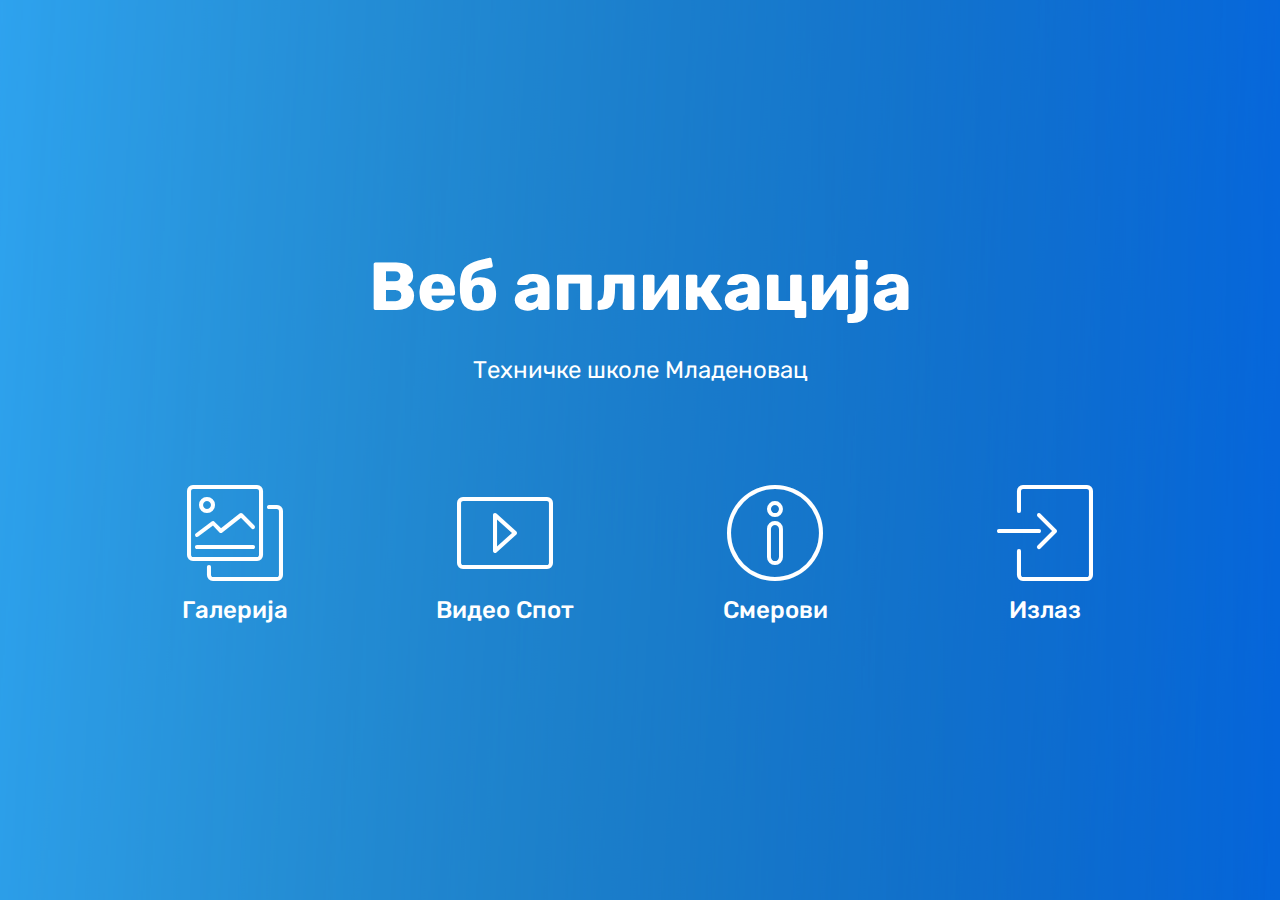
<file: webApp/index.html>
<!DOCTYPE html>
<html >
   <head>
      <meta charset="UTF-8">
      <meta http-equiv="X-UA-Compatible" content="IE=edge">
      <meta name="viewport" content="width=device-width, initial-scale=1, minimum-scale=1">
      <link rel="shortcut icon" href="assets/images/tsmlogo-128x111.png" type="image/x-icon">
      <meta name="description" content="">
      <title>Почетна</title>
      <link rel="stylesheet" href="assets/web/assets/mobirise-icons/mobirise-icons.css">
      <link rel="stylesheet" href="assets/tether/tether.min.css">
      <link rel="stylesheet" href="assets/bootstrap/css/bootstrap.min.css">
      <link rel="stylesheet" href="assets/bootstrap/css/bootstrap-grid.min.css">
      <link rel="stylesheet" href="assets/bootstrap/css/bootstrap-reboot.min.css">
      <link rel="stylesheet" href="assets/theme/css/style.css">
      <link rel="stylesheet" href="assets/mobirise/css/mbr-additional.css" type="text/css">
   </head>
   <body>
      <section class="header12 cid-qOkmMD5Ysh mbr-fullscreen" id="header12-i" style="background-image: url('assets/images/bg.jpg') !important;">
         <div class="container  ">
            <div class="media-container">
               <div class="col-md-12 align-center">
                  <h1 class="mbr-section-title pb-3 mbr-white mbr-bold mbr-fonts-style display-1">Веб апликација</h1>
                  <p class="mbr-text pb-3 mbr-white mbr-fonts-style display-5">Техничке школе Младеновац</p>
                  <div class="icons-media-container mbr-white">
                     <div class="card col-12 col-md-6 col-lg-3">
                        <div class="icon-block">
                           <a href="galerija" target="_blank">
                           <span class="mbr-iconfont mbri-photos"></span>
                           </a>
                        </div>
                        <h5 class="mbr-fonts-style display-5">
                           Галерија
                        </h5>
                     </div>
                     <div class="card col-12 col-md-6 col-lg-3">
                        <div class="icon-block">
                           <a href="videoSpot" target="_blank">
                           <span class="mbr-iconfont mbri-video"></span>
                           </a>
                        </div>
                        <h5 class="mbr-fonts-style display-5">
                           Видео Спот
                        </h5>
                     </div>
                     <div class="card col-12 col-md-6 col-lg-3">
                        <div class="icon-block">
                           <a href="smerovi" target="_blank">
                           <span class="mbr-iconfont mbri-info"></span>
                           </a>
                        </div>
                        <h5 class="mbr-fonts-style display-5">
                           Смерови
                        </h5>
                     </div>
                     <div class="card col-12 col-md-6 col-lg-3">
                        <div class="icon-block">
                           <a onclick="window.close();">
                           <span class="mbr-iconfont mbri-login"></span>
                           </a>
                        </div>
                        <h5 class="mbr-fonts-style display-5">Излаз</h5>
                     </div>
                  </div>
               </div>
            </div>
         </div>
      </section>
      <script src="assets/web/assets/jquery/jquery.min.js"></script>
      <script src="assets/popper/popper.min.js"></script>
      <script src="assets/tether/tether.min.js"></script>
      <script src="assets/bootstrap/js/bootstrap.min.js"></script>
      <script src="assets/smoothscroll/smooth-scroll.js"></script>
      <script src="assets/theme/js/script.js"></script>
   </body>
</html>
</file>
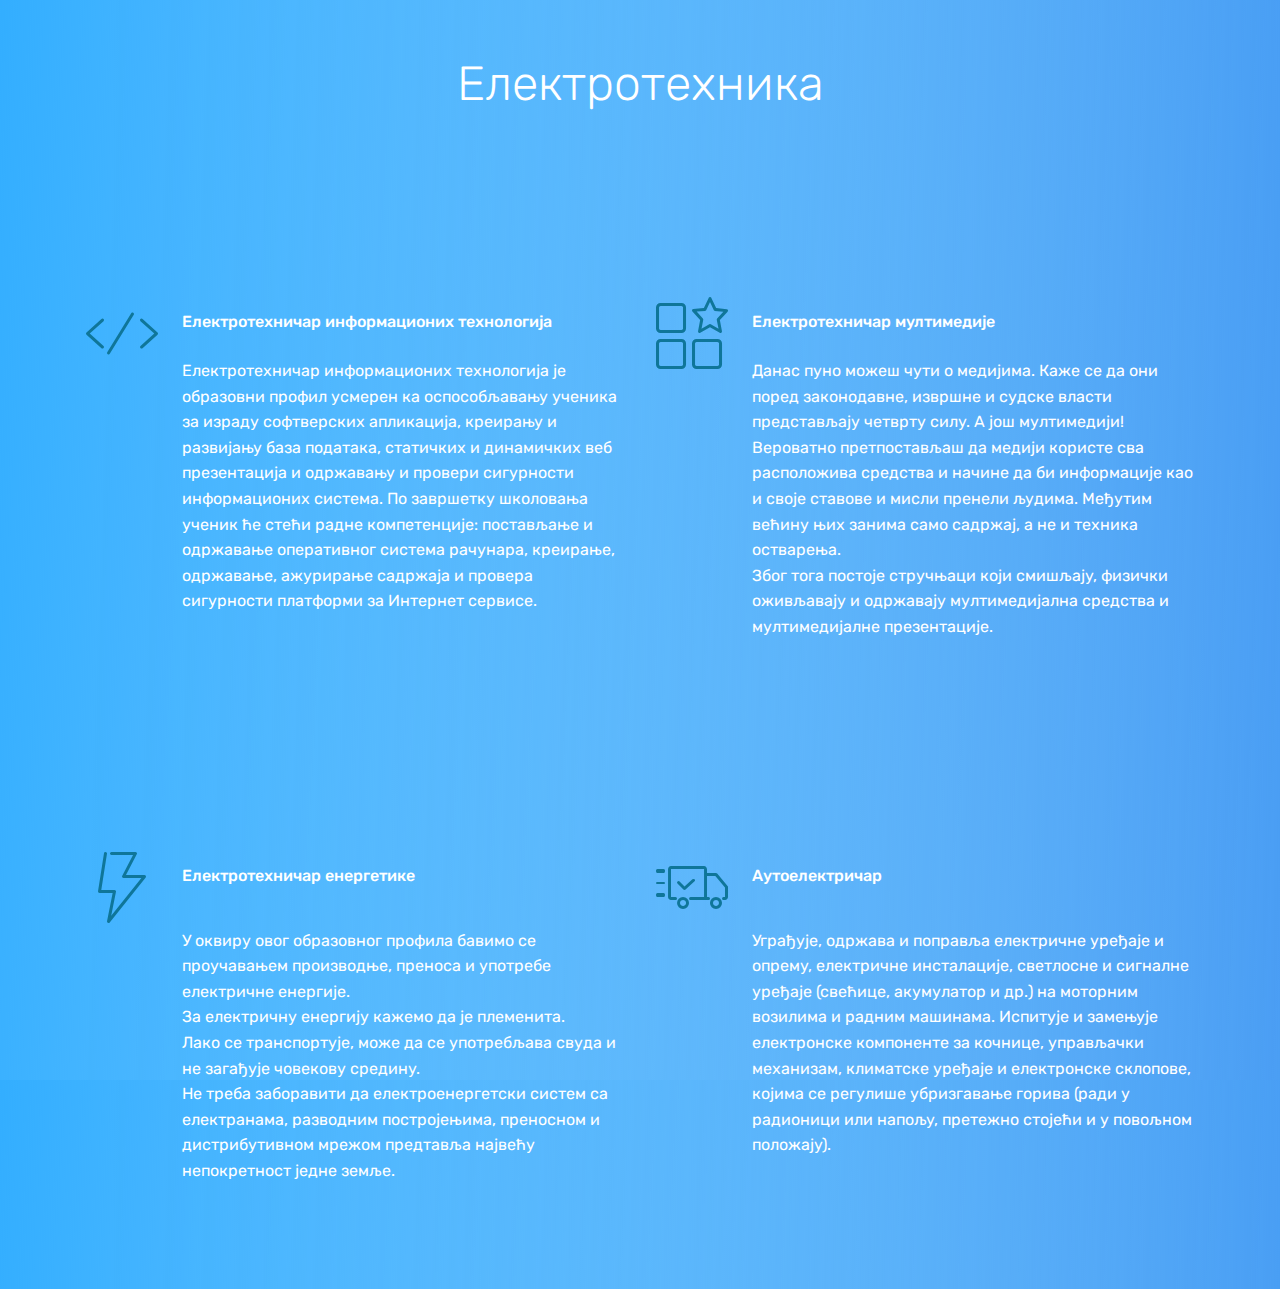
<file: webApp/et.html>
<!DOCTYPE html>
<html >
   <head>
      <meta charset="UTF-8">
      <meta http-equiv="X-UA-Compatible" content="IE=edge">
      <meta name="generator" content="Mobirise v4.6.7, mobirise.com">
      <meta name="viewport" content="width=device-width, initial-scale=1, minimum-scale=1">
      <link rel="shortcut icon" href="assets/images/tsmlogo-128x111.png" type="image/x-icon">
      <meta name="description" content="Website Maker Description">
      <title>Електротехника</title>
      <link rel="stylesheet" href="assets/web/assets/mobirise-icons/mobirise-icons.css">
      <link rel="stylesheet" href="assets/tether/tether.min.css">
      <link rel="stylesheet" href="assets/bootstrap/css/bootstrap.min.css">
      <link rel="stylesheet" href="assets/bootstrap/css/bootstrap-grid.min.css">
      <link rel="stylesheet" href="assets/bootstrap/css/bootstrap-reboot.min.css">
      <link rel="stylesheet" href="assets/theme/css/style.css">
      <link rel="stylesheet" href="assets/mobirise/css/mbr-additional.css" type="text/css">
   </head>
   <body style="background-image: url('assets/images/bg.jpg') !important;">
      <section class="mbr-section content4 cid-qOlw9DBjMr" id="content4-11" style="background: transparent;">
         <div class="container">
            <div class="media-container-row">
               <div class="title col-12 col-md-8">
                  <h2 class="align-center pb-3 mbr-fonts-style display-2">Електротехника</h2>
               </div>
            </div>
         </div>
      </section>
      <section class="features9 cid-qOlw9FiS6X" id="features9-12" style="background: transparent;">
         <div class="container">
            <div class="row justify-content-center">
               <div class="card p-3 col-12 col-md-6">
                  <div class="media-container-row">
                     <div class="card-img pr-2">
                        <span class="mbr-iconfont mbri-code" style="color: rgb(15, 118, 153);"></span>
                     </div>
                     <div class="card-box">
                        <h4 class="card-title py-3 mbr-fonts-style display-7">
                           Електротехничар информационих технологија&nbsp;
                           <br>
                        </h4>
                        <p class="mbr-text mbr-fonts-style display-7">Електротехничар информационих технологија је образовни профил усмерен ка оспособљавању ученика за израду софтверских апликација, креирању и развијању база података, статичких и динамичких веб презентација и одржавању и провери сигурности информационих система. По завршетку школовања ученик ће стећи радне компетенције: постављање и одржавање оперативног система рачунара, креирање, одржавање, ажурирање садржаја и провера сигурности платформи за Интернет сервисе.
                           <br>
                        </p>
                     </div>
                  </div>
               </div>
               <div class="card p-3 col-12 col-md-6">
                  <div class="media-container-row">
                     <div class="card-img pr-2">
                        <span class="mbr-iconfont mbri-features" style="color: rgb(15, 118, 153);"></span>
                     </div>
                     <div class="card-box">
                        <h4 class="card-title py-3 mbr-fonts-style display-7">
                           Електротехничар мултимедије
                           <br>
                        </h4>
                        <p class="mbr-text mbr-fonts-style display-7">Данас пуно можеш чути о медијима. Каже се да они поред законодавне, извршне и судске власти представљају четврту силу. А још мултимедији! <br>Вероватно претпостављаш да медији користе сва расположива средства и начине да би информације као и своје ставове и мисли пренели људима. Међутим већину њих занима само садржај, а не и техника остварења.<br> Због тога постоје стручњаци који смишљају, физички оживљавају и одржавају мултимедијална средства и мултимедијалне презентације. <br></p>
                     </div>
                  </div>
               </div>
            </div>
         </div>
      </section>
      <section class="features9 cid-qOlw9GMkjz" id="features9-13" style="background: transparent;">
         <div class="container">
            <div class="row justify-content-center">
               <div class="card p-3 col-12 col-md-6">
                  <div class="media-container-row">
                     <div class="card-img pr-2">
                        <span class="mbr-iconfont mbri-speed" style="color: rgb(15, 118, 153);"></span>
                     </div>
                     <div class="card-box">
                        <h4 class="card-title py-3 mbr-fonts-style display-7">
                           Електротехничар енергетике
                           <br>
                           <br>
                        </h4>
                        <p class="mbr-text mbr-fonts-style display-7">
                           У оквиру овог образовног профила бавимо се проучавањем производње, преноса и употребе електричне енергије.<br> За електричну енергију кажемо да је племенита. <br>Лако се транспортује, може да се употребљава свуда и не загађује човекову средину. <br>Не треба заборавити да електроенергетски систем са електранама, разводним постројењима, преносном и дистрибутивном мрежом предтавља највећу непокретност једне земље.
                        </p>
                     </div>
                  </div>
               </div>
               <div class="card p-3 col-12 col-md-6">
                  <div class="media-container-row">
                     <div class="card-img pr-2">
                        <span class="mbr-iconfont mbri-delivery" style="color: rgb(15, 118, 153);"></span>
                     </div>
                     <div class="card-box">
                        <h4 class="card-title py-3 mbr-fonts-style display-7">
                           Аутоелектричар
                           <br>
                           <br>
                        </h4>
                        <p class="mbr-text mbr-fonts-style display-7">
                           Уграђује, одржава и поправља електричне уређаје и опрему, електричне инсталације, светлосне и сигналне уређаје (свећице, акумулатор и др.) на моторним возилима и радним машинама. Испитује и замењује електронске компоненте за кочнице, управљачки механизам, климатске уређаје и електронске склопове, којима се регулише убризгавање горива (ради у радионици или напољу, претежно стојећи и у повољном положају).
                        </p>
                     </div>
                  </div>
               </div>
            </div>
         </div>
      </section>
      <script src="assets/web/assets/jquery/jquery.min.js"></script>
      <script src="assets/popper/popper.min.js"></script>
      <script src="assets/tether/tether.min.js"></script>
      <script src="assets/bootstrap/js/bootstrap.min.js"></script>
      <script src="assets/smoothscroll/smooth-scroll.js"></script>
      <script src="assets/theme/js/script.js"></script>
   </body>
</html>
</file>
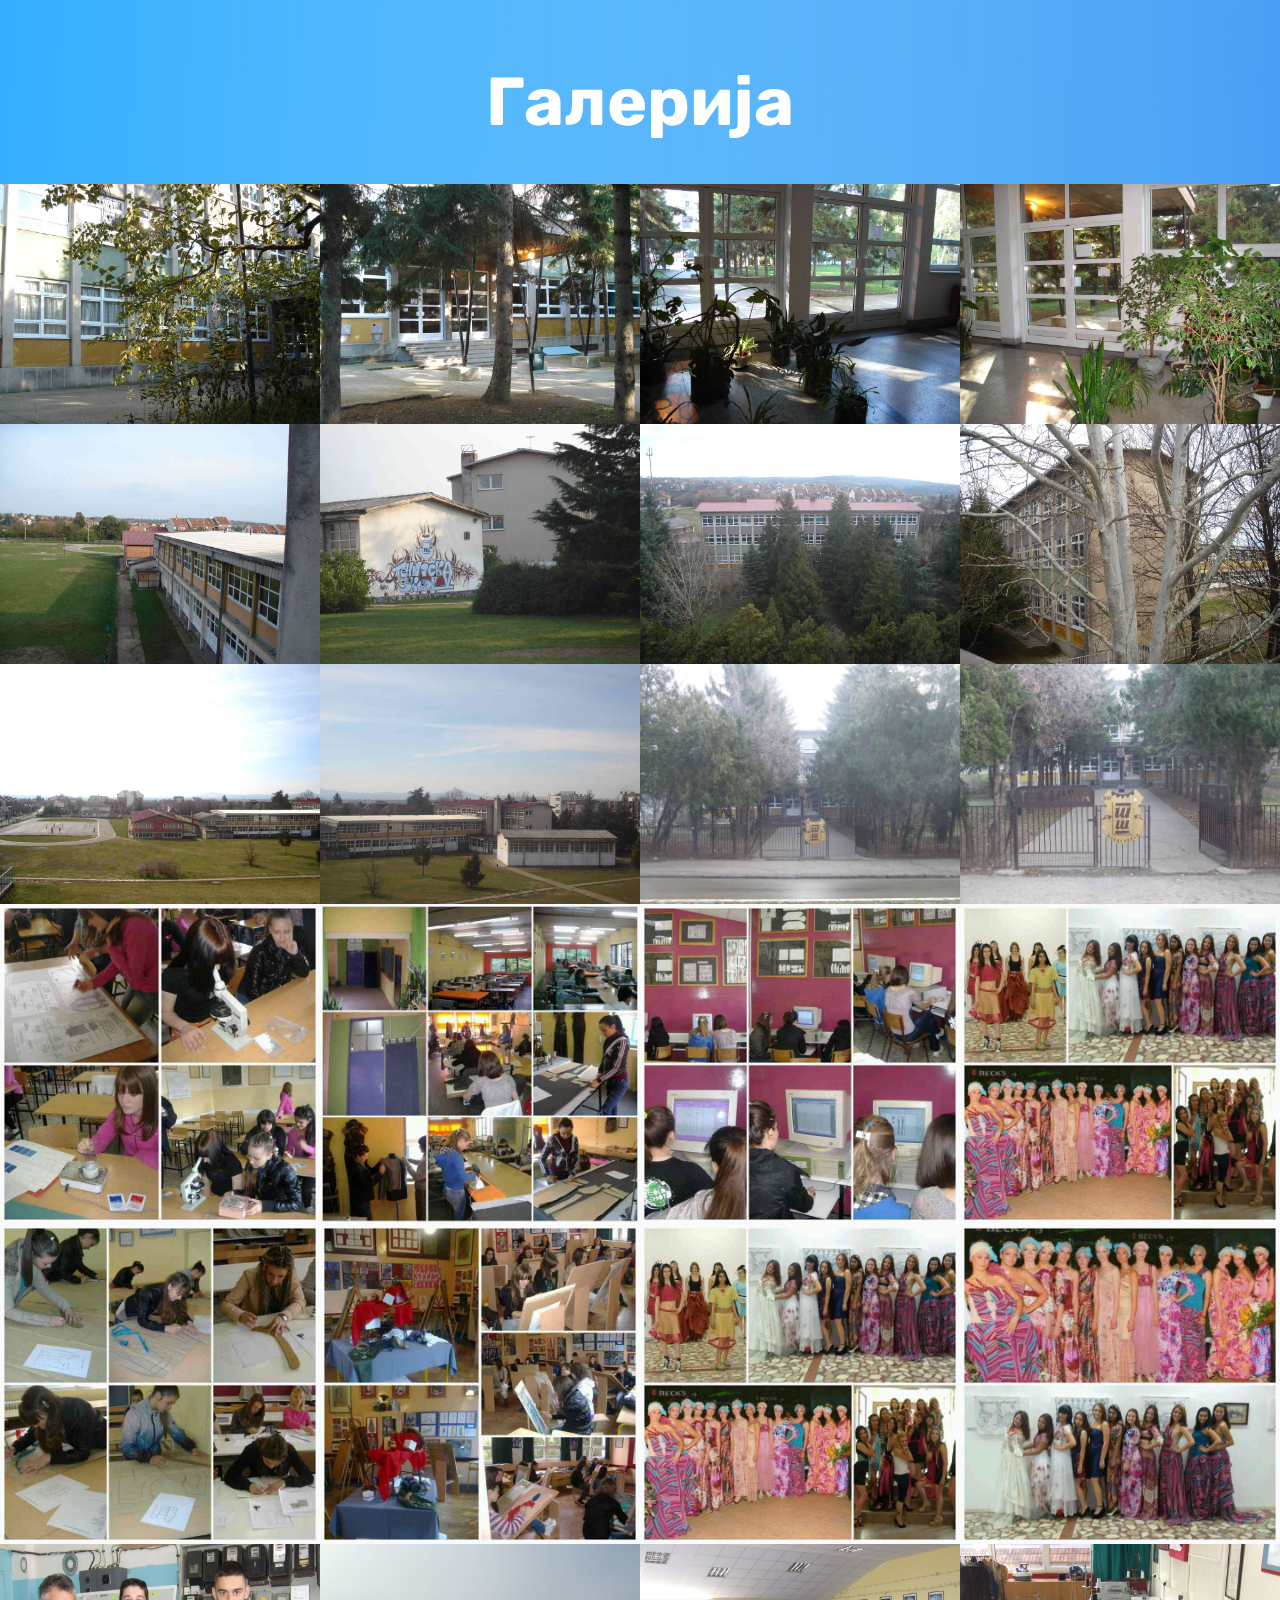
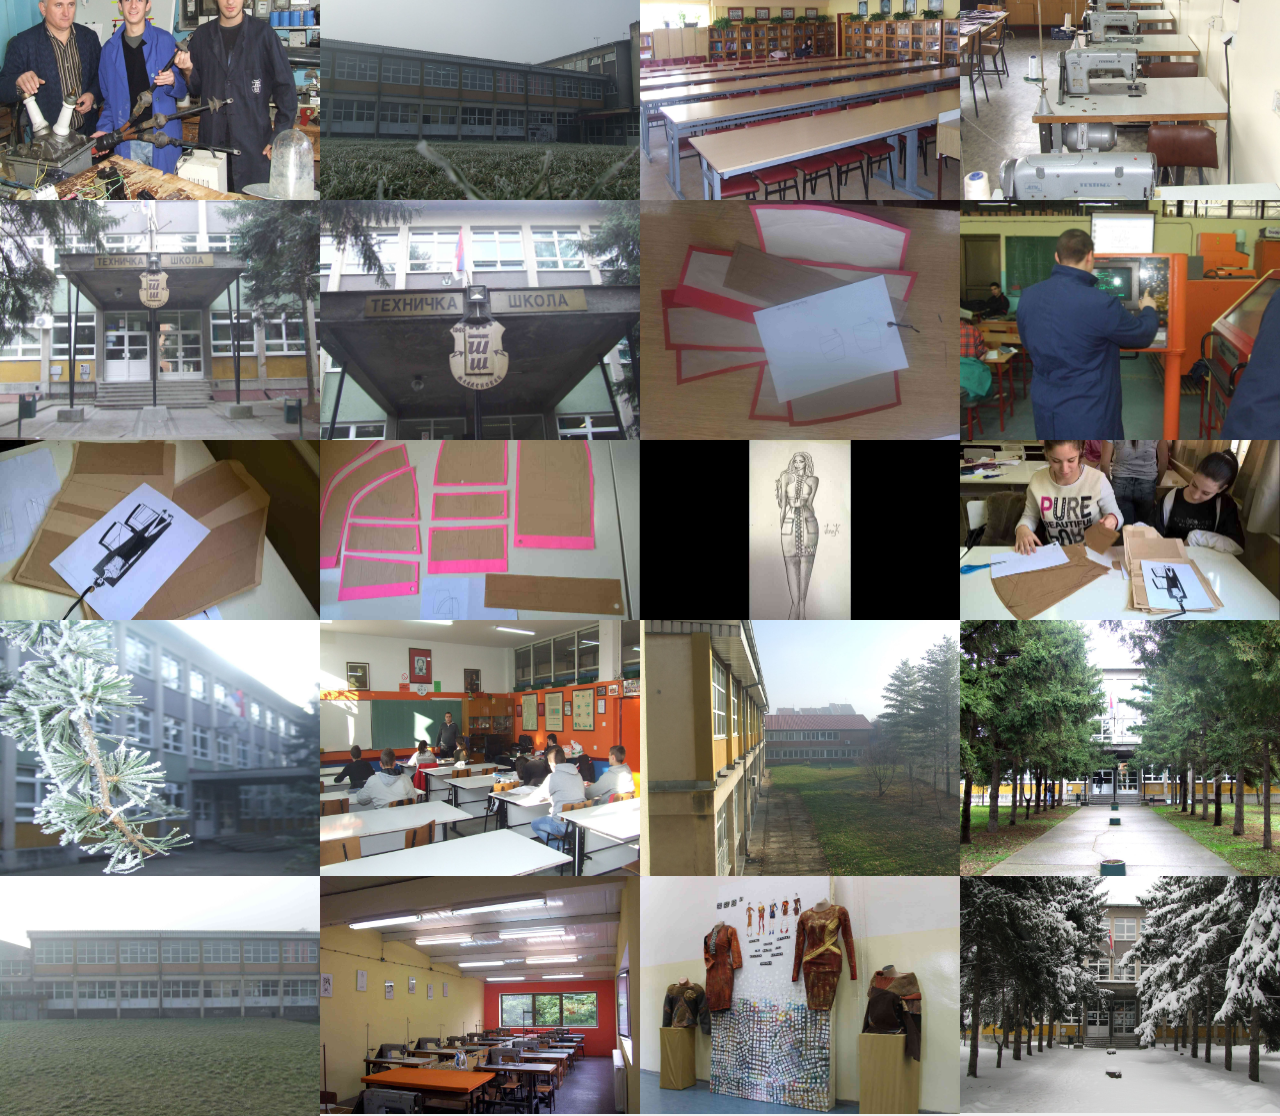
<file: webApp/galerija.html>
<!DOCTYPE html>
<html >
<head>

  <meta charset="UTF-8">
  <meta http-equiv="X-UA-Compatible" content="IE=edge">
  <meta name="generator" content="Mobirise v4.6.7, mobirise.com">
  <meta name="viewport" content="width=device-width, initial-scale=1, minimum-scale=1">
  <link rel="shortcut icon" href="assets/images/tsmlogo-128x111.png" type="image/x-icon">

  <title>Галерија</title>
  <link rel="stylesheet" href="assets/web/assets/mobirise-icons/mobirise-icons.css">
  <link rel="stylesheet" href="assets/tether/tether.min.css">
  <link rel="stylesheet" href="assets/bootstrap/css/bootstrap.min.css">
  <link rel="stylesheet" href="assets/bootstrap/css/bootstrap-grid.min.css">
  <link rel="stylesheet" href="assets/bootstrap/css/bootstrap-reboot.min.css">
  <link rel="stylesheet" href="assets/theme/css/style.css">
  <link rel="stylesheet" href="assets/gallery/style.css">
  <link rel="stylesheet" href="assets/mobirise/css/mbr-additional.css" type="text/css">



</head>
<body style="background-image: url('assets/images/bg.jpg') !important;">
  <section class="mbr-section content5 cid-qOlAtwH9RR" id="content5-1k" style="background: transparent;">





    <div class="container">
        <div class="media-container-row">
            <div class="title col-12 col-md-8">
                <h2 class="align-center mbr-bold mbr-white pb-3 mbr-fonts-style display-1">
                    <br>Галерија<br></h2>
                    <br>

            </div>
        </div>
    </div>
</section>


<section class="mbr-gallery mbr-slider-carousel cid-qOlzA9ADeV" id="gallery3-1a">
   <div>
      <div>
         <!-- Filter --><!-- Gallery -->
         <div class="mbr-gallery-row">
            <div class="mbr-gallery-layout-default">
               <div>
                  <div>
                     <div class="mbr-gallery-item mbr-gallery-item--p0" data-video-url="false" data-tags="Awesome">
                        <div href="#lb-gallery3-1a" data-slide-to="0" data-toggle="modal"><img src="assets/images/(1).jpg" alt=""><span class="icon-focus"></span></div>
                     </div>
                     <div class="mbr-gallery-item mbr-gallery-item--p0" data-video-url="false" data-tags="Responsive">
                        <div href="#lb-gallery3-1a" data-slide-to="1" data-toggle="modal"><img src="assets/images/(2).jpg" alt=""><span class="icon-focus"></span></div>
                     </div>
                     <div class="mbr-gallery-item mbr-gallery-item--p0" data-video-url="false" data-tags="Creative">
                        <div href="#lb-gallery3-1a" data-slide-to="2" data-toggle="modal"><img src="assets/images/(3).jpg" alt=""><span class="icon-focus"></span></div>
                     </div>
                     <div class="mbr-gallery-item mbr-gallery-item--p0" data-video-url="false" data-tags="Animated">
                        <div href="#lb-gallery3-1a" data-slide-to="3" data-toggle="modal"><img src="assets/images/(4).jpg" alt=""><span class="icon-focus"></span></div>
                     </div>
                     <div class="mbr-gallery-item mbr-gallery-item--p0" data-video-url="false" data-tags="Awesome">
                        <div href="#lb-gallery3-1a" data-slide-to="4" data-toggle="modal"><img src="assets/images/(5).jpg" alt=""><span class="icon-focus"></span></div>
                     </div>
                     <div class="mbr-gallery-item mbr-gallery-item--p0" data-video-url="false" data-tags="Awesome">
                        <div href="#lb-gallery3-1a" data-slide-to="5" data-toggle="modal"><img src="assets/images/(6).jpg" alt=""><span class="icon-focus"></span></div>
                     </div>
                     <div class="mbr-gallery-item mbr-gallery-item--p0" data-video-url="false" data-tags="Responsive">
                        <div href="#lb-gallery3-1a" data-slide-to="6" data-toggle="modal"><img src="assets/images/(7).jpg" alt=""><span class="icon-focus"></span></div>
                     </div>
                     <div class="mbr-gallery-item mbr-gallery-item--p0" data-video-url="false" data-tags="Animated">
                        <div href="#lb-gallery3-1a" data-slide-to="7" data-toggle="modal"><img src="assets/images/(8).jpg" alt=""><span class="icon-focus"></span></div>
                     </div>
                  </div>
               </div>
               <div class="clearfix"></div>
            </div>
         </div>
         <!-- Lightbox -->
         <div data-app-prevent-settings="" class="mbr-slider modal fade carousel slide" tabindex="-1" data-keyboard="true" data-interval="false" id="lb-gallery3-1a">
            <div class="modal-dialog">
               <div class="modal-content">
                  <div class="modal-body">
                     <div class="carousel-inner">
                        <div class="carousel-item active"><img src="assets/images/(1).jpg" alt=""></div>
                        <div class="carousel-item"><img src="assets/images/(2).jpg" alt=""></div>
                        <div class="carousel-item"><img src="assets/images/(3).jpg" alt=""></div>
                        <div class="carousel-item"><img src="assets/images/(4).jpg" alt=""></div>
                        <div class="carousel-item"><img src="assets/images/(5).jpg" alt=""></div>
                        <div class="carousel-item"><img src="assets/images/(6).jpg" alt=""></div>
                        <div class="carousel-item"><img src="assets/images/(7).jpg" alt=""></div>
                        <div class="carousel-item"><img src="assets/images/(8).jpg" alt=""></div>
                     </div>
                     <a class="carousel-control carousel-control-prev" role="button" data-slide="prev" href="#lb-gallery3-1a"><span class="mbri-left mbr-iconfont" aria-hidden="true"></span><span class="sr-only">Previous</span></a><a class="carousel-control carousel-control-next" role="button" data-slide="next" href="#lb-gallery3-1a"><span class="mbri-right mbr-iconfont" aria-hidden="true"></span><span class="sr-only">Next</span></a><a class="close" href="#" role="button" data-dismiss="modal"><span class="sr-only">Close</span></a>
                  </div>
               </div>
            </div>
         </div>
      </div>
   </div>
</section>
<section class="mbr-gallery mbr-slider-carousel cid-qOlA1JziUi" id="gallery3-1b">
   <div>
      <div>
         <!-- Filter --><!-- Gallery -->
         <div class="mbr-gallery-row">
            <div class="mbr-gallery-layout-default">
               <div>
                  <div>
                     <div class="mbr-gallery-item mbr-gallery-item--p0" data-video-url="false" data-tags="Awesome">
                        <div href="#lb-gallery3-1b" data-slide-to="0" data-toggle="modal"><img src="assets/images/(9).jpg" alt=""><span class="icon-focus"></span></div>
                     </div>
                     <div class="mbr-gallery-item mbr-gallery-item--p0" data-video-url="false" data-tags="Responsive">
                        <div href="#lb-gallery3-1b" data-slide-to="1" data-toggle="modal"><img src="assets/images/(10).jpg" alt=""><span class="icon-focus"></span></div>
                     </div>
                     <div class="mbr-gallery-item mbr-gallery-item--p0" data-video-url="false" data-tags="Creative">
                        <div href="#lb-gallery3-1b" data-slide-to="2" data-toggle="modal"><img src="assets/images/(11).jpg" alt=""><span class="icon-focus"></span></div>
                     </div>
                     <div class="mbr-gallery-item mbr-gallery-item--p0" data-video-url="false" data-tags="Animated">
                        <div href="#lb-gallery3-1b" data-slide-to="3" data-toggle="modal"><img src="assets/images/(12).jpg" alt=""><span class="icon-focus"></span></div>
                     </div>
                     <div class="mbr-gallery-item mbr-gallery-item--p0" data-video-url="false" data-tags="Awesome">
                        <div href="#lb-gallery3-1b" data-slide-to="4" data-toggle="modal"><img src="assets/images/(13).jpg" alt=""><span class="icon-focus"></span></div>
                     </div>
                     <div class="mbr-gallery-item mbr-gallery-item--p0" data-video-url="false" data-tags="Awesome">
                        <div href="#lb-gallery3-1b" data-slide-to="5" data-toggle="modal"><img src="assets/images/(14).jpg" alt=""><span class="icon-focus"></span></div>
                     </div>
                     <div class="mbr-gallery-item mbr-gallery-item--p0" data-video-url="false" data-tags="Responsive">
                        <div href="#lb-gallery3-1b" data-slide-to="6" data-toggle="modal"><img src="assets/images/(15).jpg" alt=""><span class="icon-focus"></span></div>
                     </div>
                     <div class="mbr-gallery-item mbr-gallery-item--p0" data-video-url="false" data-tags="Animated">
                        <div href="#lb-gallery3-1b" data-slide-to="7" data-toggle="modal"><img src="assets/images/(16).jpg" alt=""><span class="icon-focus"></span></div>
                     </div>
                  </div>
               </div>
               <div class="clearfix"></div>
            </div>
         </div>
         <!-- Lightbox -->
         <div data-app-prevent-settings="" class="mbr-slider modal fade carousel slide" tabindex="-1" data-keyboard="true" data-interval="false" id="lb-gallery3-1b">
            <div class="modal-dialog">
               <div class="modal-content">
                  <div class="modal-body">
                     <div class="carousel-inner">
                        <div class="carousel-item active"><img src="assets/images/(9).jpg" alt=""></div>
                        <div class="carousel-item"><img src="assets/images/(10).jpg" alt=""></div>
                        <div class="carousel-item"><img src="assets/images/(11).jpg" alt=""></div>
                        <div class="carousel-item"><img src="assets/images/(12).jpg" alt=""></div>
                        <div class="carousel-item"><img src="assets/images/(13).jpg" alt=""></div>
                        <div class="carousel-item"><img src="assets/images/(14).jpg" alt=""></div>
                        <div class="carousel-item"><img src="assets/images/(15).jpg" alt=""></div>
                        <div class="carousel-item"><img src="assets/images/(16).jpg" alt=""></div>
                     </div>
                     <a class="carousel-control carousel-control-prev" role="button" data-slide="prev" href="#lb-gallery3-1b"><span class="mbri-left mbr-iconfont" aria-hidden="true"></span><span class="sr-only">Previous</span></a><a class="carousel-control carousel-control-next" role="button" data-slide="next" href="#lb-gallery3-1b"><span class="mbri-right mbr-iconfont" aria-hidden="true"></span><span class="sr-only">Next</span></a><a class="close" href="#" role="button" data-dismiss="modal"><span class="sr-only">Close</span></a>
                  </div>
               </div>
            </div>
         </div>
      </div>
   </div>
</section>
<section class="mbr-gallery mbr-slider-carousel cid-qOlA29Bp1N" id="gallery3-1c">
   <div>
      <div>
         <!-- Filter --><!-- Gallery -->
         <div class="mbr-gallery-row">
            <div class="mbr-gallery-layout-default">
               <div>
                  <div>
                     <div class="mbr-gallery-item mbr-gallery-item--p0" data-video-url="false" data-tags="Awesome">
                        <div href="#lb-gallery3-1c" data-slide-to="0" data-toggle="modal"><img src="assets/images/(17).jpg" alt=""><span class="icon-focus"></span></div>
                     </div>
                     <div class="mbr-gallery-item mbr-gallery-item--p0" data-video-url="false" data-tags="Responsive">
                        <div href="#lb-gallery3-1c" data-slide-to="1" data-toggle="modal"><img src="assets/images/(18).jpg" alt=""><span class="icon-focus"></span></div>
                     </div>
                     <div class="mbr-gallery-item mbr-gallery-item--p0" data-video-url="false" data-tags="Creative">
                        <div href="#lb-gallery3-1c" data-slide-to="2" data-toggle="modal"><img src="assets/images/(19).jpg" alt=""><span class="icon-focus"></span></div>
                     </div>
                     <div class="mbr-gallery-item mbr-gallery-item--p0" data-video-url="false" data-tags="Animated">
                        <div href="#lb-gallery3-1c" data-slide-to="3" data-toggle="modal"><img src="assets/images/(20).jpg" alt=""><span class="icon-focus"></span></div>
                     </div>
                     <div class="mbr-gallery-item mbr-gallery-item--p0" data-video-url="false" data-tags="Awesome">
                        <div href="#lb-gallery3-1c" data-slide-to="4" data-toggle="modal"><img src="assets/images/(21).jpg" alt=""><span class="icon-focus"></span></div>
                     </div>
                     <div class="mbr-gallery-item mbr-gallery-item--p0" data-video-url="false" data-tags="Awesome">
                        <div href="#lb-gallery3-1c" data-slide-to="5" data-toggle="modal"><img src="assets/images/(22).jpg" alt=""><span class="icon-focus"></span></div>
                     </div>
                     <div class="mbr-gallery-item mbr-gallery-item--p0" data-video-url="false" data-tags="Responsive">
                        <div href="#lb-gallery3-1c" data-slide-to="6" data-toggle="modal"><img src="assets/images/(23).jpg" alt=""><span class="icon-focus"></span></div>
                     </div>
                     <div class="mbr-gallery-item mbr-gallery-item--p0" data-video-url="false" data-tags="Animated">
                        <div href="#lb-gallery3-1c" data-slide-to="7" data-toggle="modal"><img src="assets/images/(24).jpg" alt=""><span class="icon-focus"></span></div>
                     </div>
                  </div>
               </div>
               <div class="clearfix"></div>
            </div>
         </div>
         <!-- Lightbox -->
         <div data-app-prevent-settings="" class="mbr-slider modal fade carousel slide" tabindex="-1" data-keyboard="true" data-interval="false" id="lb-gallery3-1c">
            <div class="modal-dialog">
               <div class="modal-content">
                  <div class="modal-body">
                     <div class="carousel-inner">
                        <div class="carousel-item active"><img src="assets/images/(17).jpg" alt=""></div>
                        <div class="carousel-item"><img src="assets/images/(18).jpg" alt=""></div>
                        <div class="carousel-item"><img src="assets/images/(19).jpg" alt=""></div>
                        <div class="carousel-item"><img src="assets/images/(20).jpg" alt=""></div>
                        <div class="carousel-item"><img src="assets/images/(21).jpg" alt=""></div>
                        <div class="carousel-item"><img src="assets/images/(22).jpg" alt=""></div>
                        <div class="carousel-item"><img src="assets/images/(23).jpg" alt=""></div>
                        <div class="carousel-item"><img src="assets/images/(24).jpg" alt=""></div>
                     </div>
                     <a class="carousel-control carousel-control-prev" role="button" data-slide="prev" href="#lb-gallery3-1c"><span class="mbri-left mbr-iconfont" aria-hidden="true"></span><span class="sr-only">Previous</span></a><a class="carousel-control carousel-control-next" role="button" data-slide="next" href="#lb-gallery3-1c"><span class="mbri-right mbr-iconfont" aria-hidden="true"></span><span class="sr-only">Next</span></a><a class="close" href="#" role="button" data-dismiss="modal"><span class="sr-only">Close</span></a>
                  </div>
               </div>
            </div>
         </div>
      </div>
   </div>
</section>
<section class="mbr-gallery mbr-slider-carousel cid-qOlA2obEsk" id="gallery3-1d">
   <div>
      <div>
         <!-- Filter --><!-- Gallery -->
         <div class="mbr-gallery-row">
            <div class="mbr-gallery-layout-default">
               <div>
                  <div>
                     <div class="mbr-gallery-item mbr-gallery-item--p0" data-video-url="false" data-tags="Awesome">
                        <div href="#lb-gallery3-1d" data-slide-to="0" data-toggle="modal"><img src="assets/images/(25).jpg" alt=""><span class="icon-focus"></span></div>
                     </div>
                     <div class="mbr-gallery-item mbr-gallery-item--p0" data-video-url="false" data-tags="Responsive">
                        <div href="#lb-gallery3-1d" data-slide-to="1" data-toggle="modal"><img src="assets/images/(26).jpg" alt=""><span class="icon-focus"></span></div>
                     </div>
                     <div class="mbr-gallery-item mbr-gallery-item--p0" data-video-url="false" data-tags="Creative">
                        <div href="#lb-gallery3-1d" data-slide-to="2" data-toggle="modal"><img src="assets/images/(27).jpg" alt=""><span class="icon-focus"></span></div>
                     </div>
                     <div class="mbr-gallery-item mbr-gallery-item--p0" data-video-url="false" data-tags="Animated">
                        <div href="#lb-gallery3-1d" data-slide-to="3" data-toggle="modal"><img src="assets/images/(28).jpg" alt=""><span class="icon-focus"></span></div>
                     </div>
                     <div class="mbr-gallery-item mbr-gallery-item--p0" data-video-url="false" data-tags="Awesome">
                        <div href="#lb-gallery3-1d" data-slide-to="4" data-toggle="modal"><img src="assets/images/(29).jpg" alt=""><span class="icon-focus"></span></div>
                     </div>
                     <div class="mbr-gallery-item mbr-gallery-item--p0" data-video-url="false" data-tags="Awesome">
                        <div href="#lb-gallery3-1d" data-slide-to="5" data-toggle="modal"><img src="assets/images/(30).jpg" alt=""><span class="icon-focus"></span></div>
                     </div>
                     <div class="mbr-gallery-item mbr-gallery-item--p0" data-video-url="false" data-tags="Responsive">
                        <div href="#lb-gallery3-1d" data-slide-to="6" data-toggle="modal"><img src="assets/images/(31).jpg" alt=""><span class="icon-focus"></span></div>
                     </div>
                     <div class="mbr-gallery-item mbr-gallery-item--p0" data-video-url="false" data-tags="Animated">
                        <div href="#lb-gallery3-1d" data-slide-to="7" data-toggle="modal"><img src="assets/images/(32).jpg" alt=""><span class="icon-focus"></span></div>
                     </div>
                  </div>
               </div>
               <div class="clearfix"></div>
            </div>
         </div>
         <!-- Lightbox -->
         <div data-app-prevent-settings="" class="mbr-slider modal fade carousel slide" tabindex="-1" data-keyboard="true" data-interval="false" id="lb-gallery3-1d">
            <div class="modal-dialog">
               <div class="modal-content">
                  <div class="modal-body">
                     <div class="carousel-inner">
                        <div class="carousel-item active"><img src="assets/images/(25).jpg" alt=""></div>
                        <div class="carousel-item"><img src="assets/images/(26).jpg" alt=""></div>
                        <div class="carousel-item"><img src="assets/images/(27).jpg" alt=""></div>
                        <div class="carousel-item"><img src="assets/images/(28).jpg" alt=""></div>
                        <div class="carousel-item"><img src="assets/images/(29).jpg" alt=""></div>
                        <div class="carousel-item"><img src="assets/images/(30).jpg" alt=""></div>
                        <div class="carousel-item"><img src="assets/images/(31).jpg" alt=""></div>
                        <div class="carousel-item"><img src="assets/images/(32).jpg" alt=""></div>
                     </div>
                     <a class="carousel-control carousel-control-prev" role="button" data-slide="prev" href="#lb-gallery3-1d"><span class="mbri-left mbr-iconfont" aria-hidden="true"></span><span class="sr-only">Previous</span></a><a class="carousel-control carousel-control-next" role="button" data-slide="next" href="#lb-gallery3-1d"><span class="mbri-right mbr-iconfont" aria-hidden="true"></span><span class="sr-only">Next</span></a><a class="close" href="#" role="button" data-dismiss="modal"><span class="sr-only">Close</span></a>
                  </div>
               </div>
            </div>
         </div>
      </div>
   </div>
</section>
<section class="mbr-gallery mbr-slider-carousel cid-qOlA2DxIqs" id="gallery3-1e">
   <div>
      <div>
         <!-- Filter --><!-- Gallery -->
         <div class="mbr-gallery-row">
            <div class="mbr-gallery-layout-default">
               <div>
                  <div>
                     <div class="mbr-gallery-item mbr-gallery-item--p0" data-video-url="false" data-tags="Awesome">
                        <div href="#lb-gallery3-1e" data-slide-to="0" data-toggle="modal"><img src="assets/images/(33).jpg" alt=""><span class="icon-focus"></span></div>
                     </div>
                     <div class="mbr-gallery-item mbr-gallery-item--p0" data-video-url="false" data-tags="Responsive">
                        <div href="#lb-gallery3-1e" data-slide-to="1" data-toggle="modal"><img src="assets/images/(34).jpg" alt=""><span class="icon-focus"></span></div>
                     </div>
                     <div class="mbr-gallery-item mbr-gallery-item--p0" data-video-url="false" data-tags="Creative">
                        <div href="#lb-gallery3-1e" data-slide-to="2" data-toggle="modal"><img src="assets/images/(35).jpg" alt=""><span class="icon-focus"></span></div>
                     </div>
                     <div class="mbr-gallery-item mbr-gallery-item--p0" data-video-url="false" data-tags="Animated">
                        <div href="#lb-gallery3-1e" data-slide-to="3" data-toggle="modal"><img src="assets/images/(36).jpg" alt=""><span class="icon-focus"></span></div>
                     </div>
                     <div class="mbr-gallery-item mbr-gallery-item--p0" data-video-url="false" data-tags="Awesome">
                        <div href="#lb-gallery3-1e" data-slide-to="4" data-toggle="modal"><img src="assets/images/(37).jpg" alt=""><span class="icon-focus"></span></div>
                     </div>
                     <div class="mbr-gallery-item mbr-gallery-item--p0" data-video-url="false" data-tags="Awesome">
                        <div href="#lb-gallery3-1e" data-slide-to="5" data-toggle="modal"><img src="assets/images/(38).jpg" alt=""><span class="icon-focus"></span></div>
                     </div>
                     <div class="mbr-gallery-item mbr-gallery-item--p0" data-video-url="false" data-tags="Responsive">
                        <div href="#lb-gallery3-1e" data-slide-to="6" data-toggle="modal"><img src="assets/images/(39).jpg" alt=""><span class="icon-focus"></span></div>
                     </div>
                     <div class="mbr-gallery-item mbr-gallery-item--p0" data-video-url="false" data-tags="Animated">
                        <div href="#lb-gallery3-1e" data-slide-to="7" data-toggle="modal"><img src="assets/images/(40).jpg" alt=""><span class="icon-focus"></span></div>
                     </div>
                  </div>
               </div>
               <div class="clearfix"></div>
            </div>
         </div>
         <!-- Lightbox -->
         <div data-app-prevent-settings="" class="mbr-slider modal fade carousel slide" tabindex="-1" data-keyboard="true" data-interval="false" id="lb-gallery3-1e">
            <div class="modal-dialog">
               <div class="modal-content">
                  <div class="modal-body">
                     <div class="carousel-inner">
                        <div class="carousel-item active"><img src="assets/images/(33).jpg" alt=""></div>
                        <div class="carousel-item"><img src="assets/images/(34).jpg" alt=""></div>
                        <div class="carousel-item"><img src="assets/images/(35).jpg" alt=""></div>
                        <div class="carousel-item"><img src="assets/images/(36).jpg" alt=""></div>
                        <div class="carousel-item"><img src="assets/images/(37).jpg" alt=""></div>
                        <div class="carousel-item"><img src="assets/images/(38).jpg" alt=""></div>
                        <div class="carousel-item"><img src="assets/images/(39).jpg" alt=""></div>
                        <div class="carousel-item"><img src="assets/images/(40).jpg" alt=""></div>
                     </div>
                     <a class="carousel-control carousel-control-prev" role="button" data-slide="prev" href="#lb-gallery3-1e"><span class="mbri-left mbr-iconfont" aria-hidden="true"></span><span class="sr-only">Previous</span></a><a class="carousel-control carousel-control-next" role="button" data-slide="next" href="#lb-gallery3-1e"><span class="mbri-right mbr-iconfont" aria-hidden="true"></span><span class="sr-only">Next</span></a><a class="close" href="#" role="button" data-dismiss="modal"><span class="sr-only">Close</span></a>
                  </div>
               </div>
            </div>
         </div>
      </div>
   </div>
</section>





  <script src="assets/web/assets/jquery/jquery.min.js"></script>
  <script src="assets/popper/popper.min.js"></script>
  <script src="assets/tether/tether.min.js"></script>
  <script src="assets/bootstrap/js/bootstrap.min.js"></script>
  <script src="assets/smoothscroll/smooth-scroll.js"></script>
  <script src="assets/bootstrapcarouselswipe/bootstrap-carousel-swipe.js"></script>
  <script src="assets/vimeoplayer/jquery.mb.vimeo_player.js"></script>
  <script src="assets/masonry/masonry.pkgd.min.js"></script>
  <script src="assets/imagesloaded/imagesloaded.pkgd.min.js"></script>
  <script src="assets/theme/js/script.js"></script>
  <script src="assets/gallery/player.min.js"></script>
  <script src="assets/gallery/script.js"></script>
  <script src="assets/slidervideo/script.js"></script>


</body>
</html>
</file>
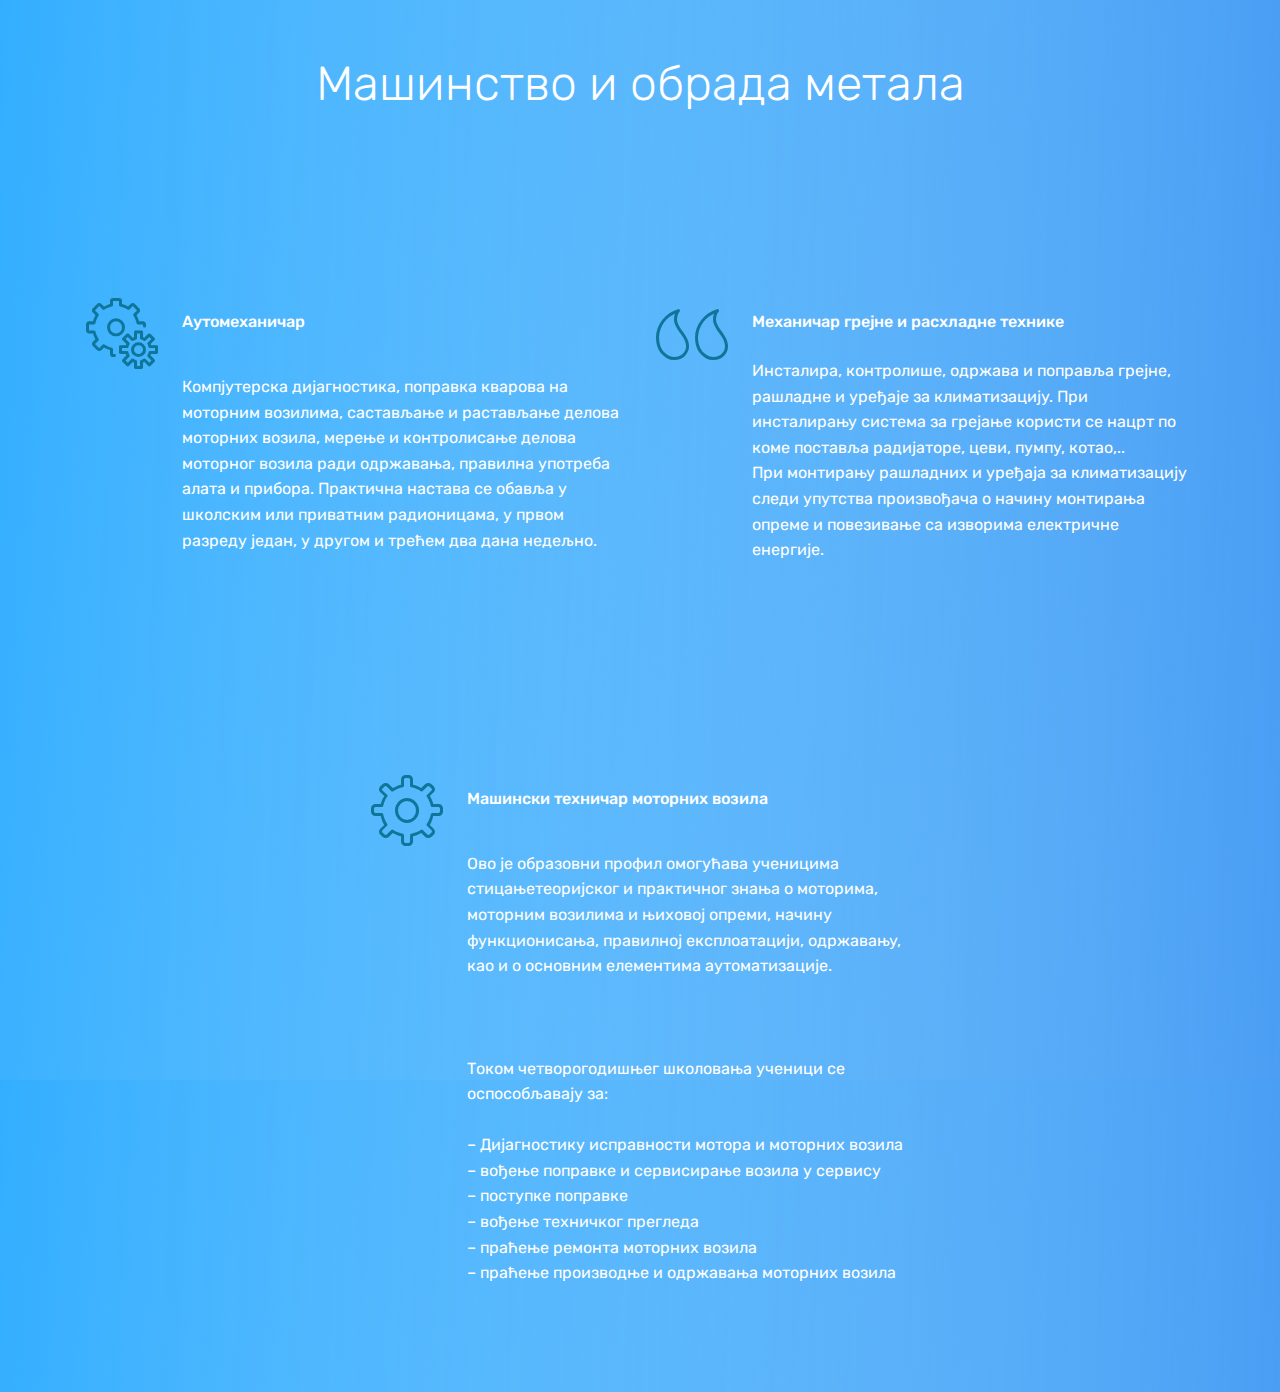
<file: webApp/mo.html>
<!DOCTYPE html>
<html >
   <head>
      <meta charset="UTF-8">
      <meta http-equiv="X-UA-Compatible" content="IE=edge">
      <meta name="viewport" content="width=device-width, initial-scale=1, minimum-scale=1">
      <link rel="shortcut icon" href="assets/images/tsmlogo-128x111.png" type="image/x-icon">
      <title>Машинство и обрада метала</title>
      <link rel="stylesheet" href="assets/web/assets/mobirise-icons/mobirise-icons.css">
      <link rel="stylesheet" href="assets/tether/tether.min.css">
      <link rel="stylesheet" href="assets/bootstrap/css/bootstrap.min.css">
      <link rel="stylesheet" href="assets/bootstrap/css/bootstrap-grid.min.css">
      <link rel="stylesheet" href="assets/bootstrap/css/bootstrap-reboot.min.css">
      <link rel="stylesheet" href="assets/theme/css/style.css">
      <link rel="stylesheet" href="assets/mobirise/css/mbr-additional.css" type="text/css">
   </head>
   <body  style="background-image: url('assets/images/bg.jpg') !important;">
      <section class="mbr-section content4 cid-qOlwgmcFom" id="content4-17" style="background: transparent;">
         <div class="container">
            <div class="media-container-row">
               <div class="title col-12 col-md-8">
                  <h2 class="align-center pb-3 mbr-fonts-style display-2">Машинство и обрада метала</h2>
               </div>
            </div>
         </div>
      </section>
      <section class="features9 cid-qOlwgnsRAk" id="features9-18" style="background: transparent;">
         <div class="container">
            <div class="row justify-content-center">
               <div class="card p-3 col-12 col-md-6">
                  <div class="media-container-row">
                     <div class="card-img pr-2">
                        <span class="mbr-iconfont mbri-setting" style="color: rgb(15, 118, 153);"></span>
                     </div>
                     <div class="card-box">
                        <h4 class="card-title py-3 mbr-fonts-style display-7">Аутомеханичар<br><br></h4>
                        <p class="mbr-text mbr-fonts-style display-7">
                           Компјутерска дијагностика, поправка кварова на моторним возилима, састављање и растављање делова моторних возила, мерење и контролисање делова моторног возила ради одржавања, правилна употреба алата и прибора. Практична настава се обавља у школским или приватним радионицама, у првом разреду један, у другом и трећем два дана недељно.
                        </p>
                     </div>
                  </div>
               </div>
               <div class="card p-3 col-12 col-md-6">
                  <div class="media-container-row">
                     <div class="card-img pr-2">
                        <span class="mbr-iconfont mbri-quote-left" style="color: rgb(15, 118, 153);"></span>
                     </div>
                     <div class="card-box">
                        <h4 class="card-title py-3 mbr-fonts-style display-7">Механичар грејне и расхладне технике<br></h4>
                        <p class="mbr-text mbr-fonts-style display-7">
                           Инсталира, контролише, одржава и поправља грејне, рашладне и уређаје за климатизацију. При инсталирању система за грејање користи се нацрт по коме поставља радијаторе, цеви, пумпу, котао,..<br> При монтирању рашладних и уређаја за климатизацију следи упутства произвођача о начину монтирања опреме и повезивање са изворима електричне енергије.
                        </p>
                     </div>
                  </div>
               </div>
            </div>
         </div>
      </section>
      <section class="features9 cid-qOlwgpphZb" id="features9-19" style="background: transparent;">
         <div class="container">
            <div class="row justify-content-center">
               <div class="card p-3 col-12 col-md-6">
                  <div class="media-container-row">
                     <div class="card-img pr-2">
                        <span class="mbr-iconfont mbri-setting3" style="color: rgb(15, 118, 153);"></span>
                     </div>
                     <div class="card-box">
                        <h4 class="card-title py-3 mbr-fonts-style display-7">Машински техничар моторних возила&nbsp;<br><br></h4>
                        <p class="mbr-text mbr-fonts-style display-7">Ово је образовни профил омогућава ученицима стицањетеоријског и практичног знања о моторима, моторним возилима и њиховој опреми, начину функционисања, правилној експлоатацији, одржавању, као и о основним елементима аутоматизације.
                           <br>
                           <br>
                           <br>
                           <br>Током четворогодишњег школовања ученици се оспособљавају за:
                           <br>
                           <br>– Дијагностику исправности мотора и моторних возила
                           <br>– вођење поправке и сервисирање возила у сервису
                           <br>– поступке поправке
                           <br>– вођење техничког прегледа
                           <br>– праћење ремонта моторних возила
                           <br>– праћење производње и одржавања моторних возила
                        </p>
                     </div>
                  </div>
               </div>
              </div>
         </div>
      </section>
      <script src="assets/web/assets/jquery/jquery.min.js"></script>
      <script src="assets/popper/popper.min.js"></script>
      <script src="assets/tether/tether.min.js"></script>
      <script src="assets/bootstrap/js/bootstrap.min.js"></script>
      <script src="assets/smoothscroll/smooth-scroll.js"></script>
      <script src="assets/theme/js/script.js"></script>
   </body>
</html>
</file>
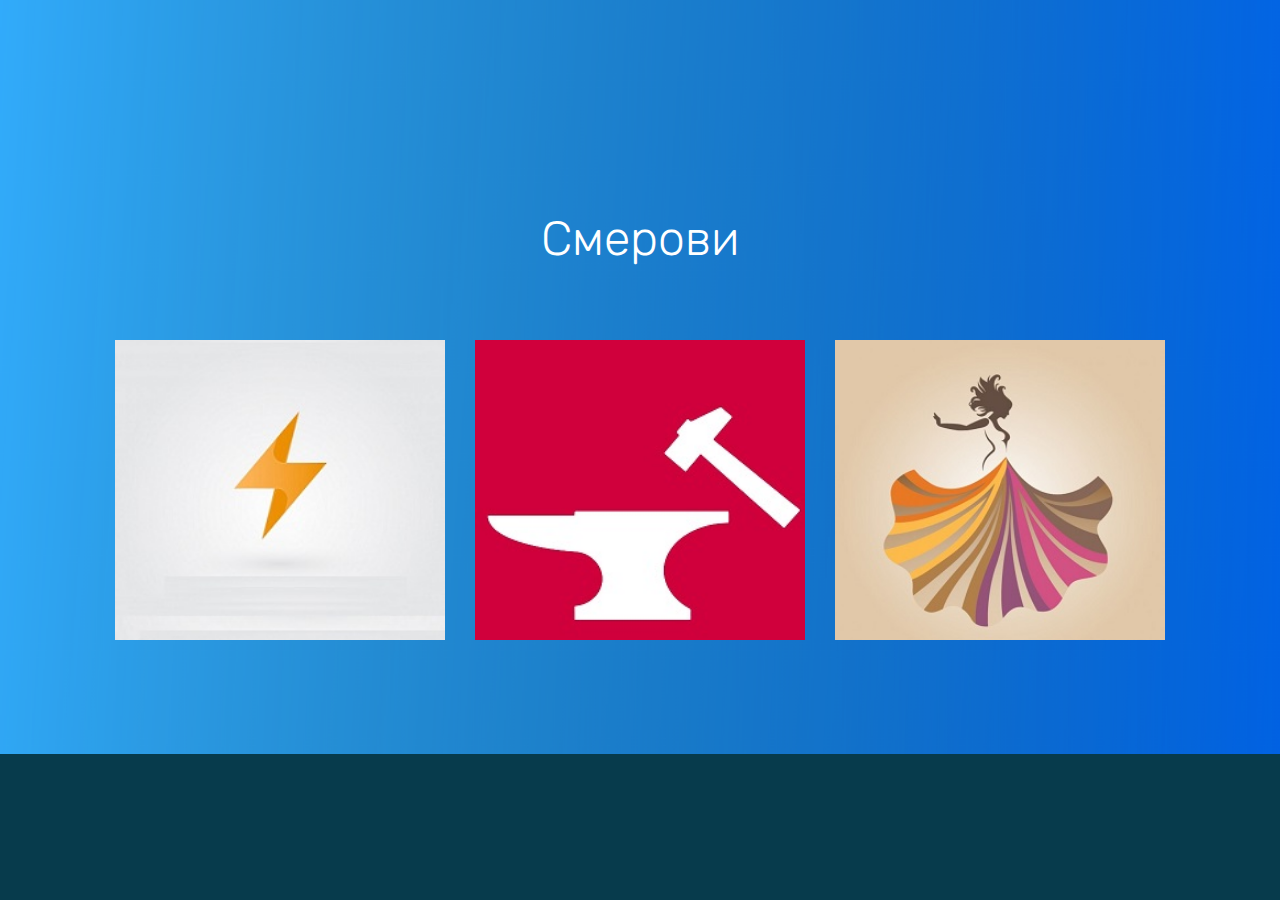
<file: webApp/smerovi.html>
<!DOCTYPE html>
<html >
   <head>
      <meta charset="UTF-8">
      <meta http-equiv="X-UA-Compatible" content="IE=edge">
      <meta name="viewport" content="width=device-width, initial-scale=1, minimum-scale=1">
      <link rel="shortcut icon" href="assets/images/tsmlogo-128x111.png" type="image/x-icon">
      <title>Смерови</title>
      <link rel="stylesheet" href="assets/tether/tether.min.css">
      <link rel="stylesheet" href="assets/bootstrap/css/bootstrap.min.css">
      <link rel="stylesheet" href="assets/bootstrap/css/bootstrap-grid.min.css">
      <link rel="stylesheet" href="assets/bootstrap/css/bootstrap-reboot.min.css">
      <link rel="stylesheet" href="assets/theme/css/style.css">
      <link rel="stylesheet" href="assets/mobirise/css/mbr-additional.css" type="text/css">
   </head>
   <body style="background-color: #073b4c">
      <section class="features15 cid-qOl1g5VfVz" id="features15-k" style="background-image: url('assets/images/bg.jpg') !important;">
         <br /><br /><br /><br /><br />
         <div class="container">
            <h2 class="mbr-section-title pb-3 align-center mbr-fonts-style display-2">
               Смерови
            </h2>
            <h3 class="mbr-section-subtitle display-5 align-center mbr-fonts-style"></h3>
            <div class="media-container-row container pt-5 mt-2">
               <div class="col-12 col-md-6 mb-4 col-lg-4">
                  <div class="card flip-card p-5 align-center">
                     <div class="card-front card_cont">
                        <a href="et" target="_blank">
                           <img src="assets/images/et.jpg" alt="">
                     </div>
                     <div class="card_back card_cont">
                     <h4 class="card-title display-5 py-2 mbr-fonts-style">
                     <br><br><br><br>Електротехника<br></h4>
                     <p class="mbr-text mbr-fonts-style display-7"></p>
                     </div>
                  </div>
                  </a>
               </div>
               <div class="col-12 col-md-6 mb-4 col-lg-4">
                  <div class="card flip-card p-5 align-center">
                     <div class="card-front card_cont">
                        <a href="mo" target="_blank">
                           <img src="assets/images/mo.jpg" alt="">
                     </div>
                     <div class="card_back card_cont">
                     <h4 class="card-title py-2 mbr-fonts-style display-5"><br><br><br>Машинство и обрада метала</h4>
                     <p class="mbr-text mbr-fonts-style display-7"></p>
                     </div>
                  </div>
                  </a>
               </div>
               <div class="col-12 col-md-6 mb-4 col-lg-4">
                  <div class="card flip-card p-5 align-center">
                     <div class="card-front card_cont">
                        <a href="tk" target="_blank">
                           <img src="assets/images/tk.jpg" alt="">
                     </div>
                     <div class="card_back card_cont">
                     <h4 class="card-title py-2 mbr-fonts-style display-5"><br><br><br>Текстилство и кожарство</h4>
                     <p class="mbr-text mbr-fonts-style display-7"></p>
                     </div>
                  </div>
                  </a>
               </div>
            </div>
         </div>
      </section>
      <script src="assets/web/assets/jquery/jquery.min.js"></script>
      <script src="assets/popper/popper.min.js"></script>
      <script src="assets/tether/tether.min.js"></script>
      <script src="assets/bootstrap/js/bootstrap.min.js"></script>
      <script src="assets/smoothscroll/smooth-scroll.js"></script>
      <script src="assets/mbr-flip-card/mbr-flip-card.js"></script>
      <script src="assets/theme/js/script.js"></script>
   </body>
</html>
</file>
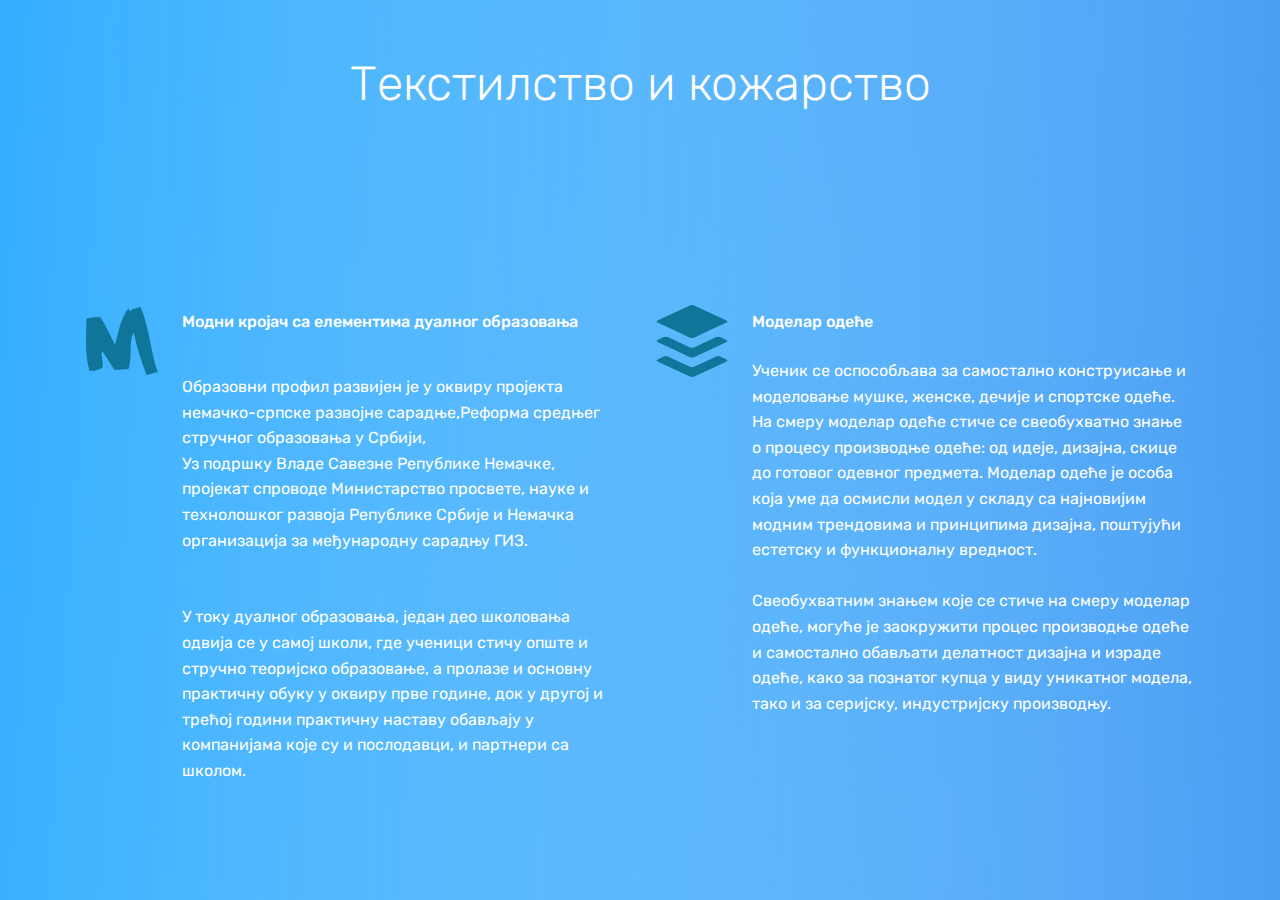
<file: webApp/tk.html>
<!DOCTYPE html>
<html >
   <head>
      <!-- Site made with Mobirise Website Builder v4.6.7, https://mobirise.com -->
      <meta charset="UTF-8">
      <meta http-equiv="X-UA-Compatible" content="IE=edge">
      <meta name="viewport" content="width=device-width, initial-scale=1, minimum-scale=1">
      <link rel="shortcut icon" href="assets/images/tsmlogo-128x111.png" type="image/x-icon">
      <title>Текстилство и кожарство</title>
      <link rel="stylesheet" href="assets/web/assets/mobirise-icons/mobirise-icons.css">
      <link rel="stylesheet" href="assets/tether/tether.min.css">
      <link rel="stylesheet" href="assets/bootstrap/css/bootstrap.min.css">
      <link rel="stylesheet" href="assets/bootstrap/css/bootstrap-grid.min.css">
      <link rel="stylesheet" href="assets/bootstrap/css/bootstrap-reboot.min.css">
      <link rel="stylesheet" href="assets/socicon/css/styles.css">
      <link rel="stylesheet" href="assets/theme/css/style.css">
      <link rel="stylesheet" href="assets/mobirise/css/mbr-additional.css" type="text/css">
   </head>
   <body  style="background-image: url('assets/images/bg.jpg') !important;">
      <section class="mbr-section content4 cid-qOlw8xEExX" id="content4-y" style="background: transparent;">
         <div class="container">
            <div class="media-container-row">
               <div class="title col-12 col-md-8">
                  <h2 class="align-center pb-3 mbr-fonts-style display-2">Текстилство и кожарство</h2>
               </div>
            </div>
         </div>
      </section>
      <section class="features9 cid-qOlw8z9QT2" id="features9-z" style="background: transparent;">
         <div class="container">
            <div class="row justify-content-center">
               <div class="card p-3 col-12 col-md-6">
                  <div class="media-container-row">
                     <div class="card-img pr-2">
                        <span class="mbr-iconfont socicon-meetup socicon" style="color: rgb(15, 118, 153);"></span>
                     </div>
                     <div class="card-box">
                        <h4 class="card-title py-3 mbr-fonts-style display-7">Модни кројач са елементима дуалног образовања<br><br></h4>
                        <p class="mbr-text mbr-fonts-style display-7">Образовни профил развијен је у оквиру пројекта немачко-српске развојне сарадње,Реформа средњег стручног образовања у Србији,
                           <br>Уз подршку Владе Савезне Републике Немачке, пројекат спроводе Министарство просвете, науке и технолошког развоја Републике Србије и Немачка организација за међународну сарадњу ГИЗ.
                           <br>
                           <br><br>У току дуалног образовања, један део школовања одвија се у самој школи, где ученици стичу опште и стручно теоријско образовање, а пролазе и основну практичну обуку у оквиру прве године, док у другој и трећој години практичну наставу обављају у компанијама које су и послодавци, и партнери са школом.
                        </p>
                     </div>
                  </div>
               </div>
               <div class="card p-3 col-12 col-md-6">
                  <div class="media-container-row">
                     <div class="card-img pr-2">
                        <span class="mbr-iconfont socicon-buffer socicon" style="color: rgb(15, 118, 153);"></span>
                     </div>
                     <div class="card-box">
                        <h4 class="card-title py-3 mbr-fonts-style display-7">Моделар одеће<br></h4>
                        <p class="mbr-text mbr-fonts-style display-7">Ученик се оспособљава за самостално конструисање и моделовање мушке, женске, дечије и спортске одеће.
                           <br> На смеру моделар одеће стиче се свеобухватно знање о процесу производње одеће: од идеје, дизајна, скице до готовог одевног предмета. Моделар одеће је особа која уме да осмисли модел у складу са најновијим модним трендовима и принципима дизајна, поштујући естетску и функционалну вредност.
                           <br>
                           <br>Свеобухватним знањем које се стиче на смеру моделар одеће, могуће је заокружити процес производње одеће и самостално обављати делатност дизајна и израде одеће, како за познатог купца у виду уникатног модела, тако и за серијску, индустријску производњу.&nbsp;
                        </p>
                     </div>
                  </div>
               </div>
            </div>
         </div>
      </section>
      <script src="assets/web/assets/jquery/jquery.min.js"></script>
      <script src="assets/popper/popper.min.js"></script>
      <script src="assets/tether/tether.min.js"></script>
      <script src="assets/bootstrap/js/bootstrap.min.js"></script>
      <script src="assets/smoothscroll/smooth-scroll.js"></script>
      <script src="assets/theme/js/script.js"></script>
   </body>
</html>
</file>
<file: webApp/assets/web/assets/mobirise-icons/mobirise-icons.css>
@font-face {
  font-family: 'MobiriseIcons';
  src:  url('mobirise-icons.eot?spat4u');
  src:  url('mobirise-icons.eot?spat4u#iefix') format('embedded-opentype'),
    url('mobirise-icons.ttf?spat4u') format('truetype'),
    url('mobirise-icons.woff?spat4u') format('woff'),
    url('mobirise-icons.svg?spat4u#MobiriseIcons') format('svg');
  font-weight: normal;
  font-style: normal;
}

[class^="mbri-"], [class*=" mbri-"] {
  /* use !important to prevent issues with browser extensions that change fonts */
  font-family: MobiriseIcons !important;
  speak: none;
  font-style: normal;
  font-weight: normal;
  font-variant: normal;
  text-transform: none;
  line-height: 1;

  /* Better Font Rendering =========== */
  -webkit-font-smoothing: antialiased;
  -moz-osx-font-smoothing: grayscale;
}

.mbri-add-submenu:before {
  content: "\e900";
}
.mbri-alert:before {
  content: "\e901";
}
.mbri-align-center:before {
  content: "\e902";
}
.mbri-align-justify:before {
  content: "\e903";
}
.mbri-align-left:before {
  content: "\e904";
}
.mbri-align-right:before {
  content: "\e905";
}
.mbri-android:before {
  content: "\e906";
}
.mbri-apple:before {
  content: "\e907";
}
.mbri-arrow-down:before {
  content: "\e908";
}
.mbri-arrow-next:before {
  content: "\e909";
}
.mbri-arrow-prev:before {
  content: "\e90a";
}
.mbri-arrow-up:before {
  content: "\e90b";
}
.mbri-bold:before {
  content: "\e90c";
}
.mbri-bookmark:before {
  content: "\e90d";
}
.mbri-bootstrap:before {
  content: "\e90e";
}
.mbri-briefcase:before {
  content: "\e90f";
}
.mbri-browse:before {
  content: "\e910";
}
.mbri-bulleted-list:before {
  content: "\e911";
}
.mbri-calendar:before {
  content: "\e912";
}
.mbri-camera:before {
  content: "\e913";
}
.mbri-cart-add:before {
  content: "\e914";
}
.mbri-cart-full:before {
  content: "\e915";
}
.mbri-cash:before {
  content: "\e916";
}
.mbri-change-style:before {
  content: "\e917";
}
.mbri-chat:before {
  content: "\e918";
}
.mbri-clock:before {
  content: "\e919";
}
.mbri-close:before {
  content: "\e91a";
}
.mbri-cloud:before {
  content: "\e91b";
}
.mbri-code:before {
  content: "\e91c";
}
.mbri-contact-form:before {
  content: "\e91d";
}
.mbri-credit-card:before {
  content: "\e91e";
}
.mbri-cursor-click:before {
  content: "\e91f";
}
.mbri-cust-feedback:before {
  content: "\e920";
}
.mbri-database:before {
  content: "\e921";
}
.mbri-delivery:before {
  content: "\e922";
}
.mbri-desktop:before {
  content: "\e923";
}
.mbri-devices:before {
  content: "\e924";
}
.mbri-down:before {
  content: "\e925";
}
.mbri-download:before {
  content: "\e989";
}
.mbri-drag-n-drop:before {
  content: "\e927";
}
.mbri-drag-n-drop2:before {
  content: "\e928";
}
.mbri-edit:before {
  content: "\e929";
}
.mbri-edit2:before {
  content: "\e92a";
}
.mbri-error:before {
  content: "\e92b";
}
.mbri-extension:before {
  content: "\e92c";
}
.mbri-features:before {
  content: "\e92d";
}
.mbri-file:before {
  content: "\e92e";
}
.mbri-flag:before {
  content: "\e92f";
}
.mbri-folder:before {
  content: "\e930";
}
.mbri-gift:before {
  content: "\e931";
}
.mbri-github:before {
  content: "\e932";
}
.mbri-globe:before {
  content: "\e933";
}
.mbri-globe-2:before {
  content: "\e934";
}
.mbri-growing-chart:before {
  content: "\e935";
}
.mbri-hearth:before {
  content: "\e936";
}
.mbri-help:before {
  content: "\e937";
}
.mbri-home:before {
  content: "\e938";
}
.mbri-hot-cup:before {
  content: "\e939";
}
.mbri-idea:before {
  content: "\e93a";
}
.mbri-image-gallery:before {
  content: "\e93b";
}
.mbri-image-slider:before {
  content: "\e93c";
}
.mbri-info:before {
  content: "\e93d";
}
.mbri-italic:before {
  content: "\e93e";
}
.mbri-key:before {
  content: "\e93f";
}
.mbri-laptop:before {
  content: "\e940";
}
.mbri-layers:before {
  content: "\e941";
}
.mbri-left-right:before {
  content: "\e942";
}
.mbri-left:before {
  content: "\e943";
}
.mbri-letter:before {
  content: "\e944";
}
.mbri-like:before {
  content: "\e945";
}
.mbri-link:before {
  content: "\e946";
}
.mbri-lock:before {
  content: "\e947";
}
.mbri-login:before {
  content: "\e948";
}
.mbri-logout:before {
  content: "\e949";
}
.mbri-magic-stick:before {
  content: "\e94a";
}
.mbri-map-pin:before {
  content: "\e94b";
}
.mbri-menu:before {
  content: "\e94c";
}
.mbri-mobile:before {
  content: "\e94d";
}
.mbri-mobile2:before {
  content: "\e94e";
}
.mbri-mobirise:before {
  content: "\e94f";
}
.mbri-more-horizontal:before {
  content: "\e950";
}
.mbri-more-vertical:before {
  content: "\e951";
}
.mbri-music:before {
  content: "\e952";
}
.mbri-new-file:before {
  content: "\e953";
}
.mbri-numbered-list:before {
  content: "\e954";
}
.mbri-opened-folder:before {
  content: "\e955";
}
.mbri-pages:before {
  content: "\e956";
}
.mbri-paper-plane:before {
  content: "\e957";
}
.mbri-paperclip:before {
  content: "\e958";
}
.mbri-photo:before {
  content: "\e959";
}
.mbri-photos:before {
  content: "\e95a";
}
.mbri-pin:before {
  content: "\e95b";
}
.mbri-play:before {
  content: "\e95c";
}
.mbri-plus:before {
  content: "\e95d";
}
.mbri-preview:before {
  content: "\e95e";
}
.mbri-print:before {
  content: "\e95f";
}
.mbri-protect:before {
  content: "\e960";
}
.mbri-question:before {
  content: "\e961";
}
.mbri-quote-left:before {
  content: "\e962";
}
.mbri-quote-right:before {
  content: "\e963";
}
.mbri-refresh:before {
  content: "\e964";
}
.mbri-responsive:before {
  content: "\e965";
}
.mbri-right:before {
  content: "\e966";
}
.mbri-rocket:before {
  content: "\e967";
}
.mbri-sad-face:before {
  content: "\e968";
}
.mbri-sale:before {
  content: "\e969";
}
.mbri-save:before {
  content: "\e96a";
}
.mbri-search:before {
  content: "\e96b";
}
.mbri-setting:before {
  content: "\e96c";
}
.mbri-setting2:before {
  content: "\e96d";
}
.mbri-setting3:before {
  content: "\e96e";
}
.mbri-share:before {
  content: "\e96f";
}
.mbri-shopping-bag:before {
  content: "\e970";
}
.mbri-shopping-basket:before {
  content: "\e971";
}
.mbri-shopping-cart:before {
  content: "\e972";
}
.mbri-sites:before {
  content: "\e973";
}
.mbri-smile-face:before {
  content: "\e974";
}
.mbri-speed:before {
  content: "\e975";
}
.mbri-star:before {
  content: "\e976";
}
.mbri-success:before {
  content: "\e977";
}
.mbri-sun:before {
  content: "\e978";
}
.mbri-sun2:before {
  content: "\e979";
}
.mbri-tablet:before {
  content: "\e97a";
}
.mbri-tablet-vertical:before {
  content: "\e97b";
}
.mbri-target:before {
  content: "\e97c";
}
.mbri-timer:before {
  content: "\e97d";
}
.mbri-to-ftp:before {
  content: "\e97e";
}
.mbri-to-local-drive:before {
  content: "\e97f";
}
.mbri-touch-swipe:before {
  content: "\e980";
}
.mbri-touch:before {
  content: "\e981";
}
.mbri-trash:before {
  content: "\e982";
}
.mbri-underline:before {
  content: "\e983";
}
.mbri-unlink:before {
  content: "\e984";
}
.mbri-unlock:before {
  content: "\e985";
}
.mbri-up-down:before {
  content: "\e986";
}
.mbri-up:before {
  content: "\e987";
}
.mbri-update:before {
  content: "\e988";
}
.mbri-upload:before {
 content: "\e926"; 
}
.mbri-user:before {
  content: "\e98a";
}
.mbri-user2:before {
  content: "\e98b";
}
.mbri-users:before {
  content: "\e98c";
}
.mbri-video:before {
  content: "\e98d";
}
.mbri-video-play:before {
  content: "\e98e";
}
.mbri-watch:before {
  content: "\e98f";
}
.mbri-website-theme:before {
  content: "\e990";
}
.mbri-wifi:before {
  content: "\e991";
}
.mbri-windows:before {
  content: "\e992";
}
.mbri-zoom-out:before {
  content: "\e993";
}
.mbri-redo:before {
  content: "\e994";
}
.mbri-undo:before {
  content: "\e995";
}
</file>
<file: webApp/assets/theme/css/style.css>
/*!
 * Mobirise v4 theme (https://mobirise.com/)
 * Copyright 2017 Mobirise
 */
section {
  background-color: #eeeeee; }

section,
.container,
.container-fluid {
  position: relative;
  word-wrap: break-word; }

a.mbr-iconfont:hover {
  text-decoration: none; }

.article .lead p, .article .lead ul, .article .lead ol, .article .lead pre, .article .lead blockquote {
  margin-bottom: 0; }

a {
  font-style: normal;
  font-weight: 400;
  cursor: pointer; }
  a, a:hover {
    text-decoration: none; }

figure {
  margin-bottom: 0; }

body {
  color: #232323; }

h1, h2, h3, h4, h5, h6,
.h1, .h2, .h3, .h4, .h5, .h6,
.display-1, .display-2, .display-3, .display-4 {
  line-height: 1;
  word-break: break-word;
  word-wrap: break-word; }

b, strong {
  font-weight: bold; }

blockquote {
  padding: 10px 0 10px 20px;
  position: relative;
  border-left: 2px solid;
  border-color: #ff3366; }

input:-webkit-autofill, input:-webkit-autofill:hover, input:-webkit-autofill:focus, input:-webkit-autofill:active {
  transition-delay: 9999s;
  transition-property: background-color, color; }

textarea[type="hidden"] {
  display: none; }

body {
  position: relative; }

section {
  background-position: 50% 50%;
  background-repeat: no-repeat;
  background-size: cover; }
  section .mbr-background-video,
  section .mbr-background-video-preview {
    position: absolute;
    bottom: 0;
    left: 0;
    right: 0;
    top: 0; }

.hidden {
  visibility: hidden; }

.mbr-z-index20 {
  z-index: 20; }

/*! Base colors */
.mbr-white {
  color: #ffffff; }

.mbr-black {
  color: #000000; }

.mbr-bg-white {
  background-color: #ffffff; }

.mbr-bg-black {
  background-color: #000000; }

/*! Text-aligns */
.align-left {
  text-align: left; }

.align-center {
  text-align: center; }

.align-right {
  text-align: right; }

@media (max-width: 767px) {
  .align-left, .align-center, .align-right, .mbr-section-btn, .mbr-section-title {
    text-align: center; } }
/*! Font-weight  */
.mbr-light {
  font-weight: 300; }

.mbr-regular {
  font-weight: 400; }

.mbr-semibold {
  font-weight: 500; }

.mbr-bold {
  font-weight: 700; }

/*! Media  */
.media-size-item {
  -webkit-flex: 1 1 auto;
  -moz-flex: 1 1 auto;
  -ms-flex: 1 1 auto;
  -o-flex: 1 1 auto;
  flex: 1 1 auto; }

.media-content {
  -webkit-flex-basis: 100%;
  flex-basis: 100%; }

.media-container-row {
  display: -ms-flexbox;
  display: -webkit-flex;
  display: flex;
  -webkit-flex-direction: row;
  -ms-flex-direction: row;
  flex-direction: row;
  -webkit-flex-wrap: wrap;
  -ms-flex-wrap: wrap;
  flex-wrap: wrap;
  -webkit-justify-content: center;
  -ms-flex-pack: center;
  justify-content: center;
  -webkit-align-content: center;
  -ms-flex-line-pack: center;
  align-content: center;
  -webkit-align-items: start;
  -ms-flex-align: start;
  align-items: start; }
  .media-container-row .media-size-item {
    width: 400px; }

.media-container-column {
  display: -ms-flexbox;
  display: -webkit-flex;
  display: flex;
  -webkit-flex-direction: column;
  -ms-flex-direction: column;
  flex-direction: column;
  -webkit-flex-wrap: wrap;
  -ms-flex-wrap: wrap;
  flex-wrap: wrap;
  -webkit-justify-content: center;
  -ms-flex-pack: center;
  justify-content: center;
  -webkit-align-content: center;
  -ms-flex-line-pack: center;
  align-content: center;
  -webkit-align-items: stretch;
  -ms-flex-align: stretch;
  align-items: stretch; }
  .media-container-column > * {
    width: 100%; }

@media (min-width: 992px) {
  .media-container-row {
    -webkit-flex-wrap: nowrap;
    -ms-flex-wrap: nowrap;
    flex-wrap: nowrap; } }
figure {
  overflow: hidden; }

figure[mbr-media-size] {
  transition: width 0.1s; }

.mbr-figure img, .mbr-figure iframe {
  display: block;
  width: 100%; }

.card {
  background-color: transparent;
  border: none; }

.card-img {
  text-align: center;
  flex-shrink: 0; }

.media {
  max-width: 100%;
  margin: 0 auto; }

.mbr-figure {
  -ms-flex-item-align: center;
  -ms-grid-row-align: center;
  -webkit-align-self: center;
  align-self: center; }

.media-container > div {
  max-width: 100%; }

.mbr-figure img, .card-img img {
  width: 100%; }

@media (max-width: 991px) {
  .media-size-item {
    width: auto !important; }

  .media {
    width: auto; }

  .mbr-figure {
    width: 100% !important; } }
/*! Buttons */
.mbr-section-btn {
  margin-left: -.25rem;
  margin-right: -.25rem;
  font-size: 0; }

nav .mbr-section-btn {
  margin-left: 0rem;
  margin-right: 0rem; }

/*! Btn icon margin */
.btn .mbr-iconfont, .btn.btn-sm .mbr-iconfont {
  cursor: pointer;
  margin-right: 0.5rem; }

.btn.btn-md .mbr-iconfont, .btn.btn-md .mbr-iconfont {
  margin-right: 0.8rem; }

.mbr-regular {
  font-weight: 400; }

.mbr-semibold {
  font-weight: 500; }

.mbr-bold {
  font-weight: 700; }

[type="submit"] {
  -webkit-appearance: none; }

/*! Full-screen */
.mbr-fullscreen .mbr-overlay {
  min-height: 100vh; }

.mbr-fullscreen {
  display: flex;
  display: -webkit-flex;
  display: -moz-flex;
  display: -ms-flex;
  display: -o-flex;
  align-items: center;
  -webkit-align-items: center;
  min-height: 100vh;
  padding-top: 3rem;
  padding-bottom: 3rem; }

/*! Map */
.map {
  height: 25rem;
  position: relative; }
  .map iframe {
    width: 100%;
    height: 100%; }

/* Form */
.form-asterisk {
  font-family: initial;
  position: absolute;
  top: -2px;
  font-weight: normal; }

/*! Scroll to top arrow */
.mbr-arrow-up {
  bottom: 25px;
  right: 90px;
  position: fixed;
  text-align: right;
  z-index: 5000;
  color: #ffffff;
  font-size: 32px;
  transform: rotate(180deg);
  -webkit-transform: rotate(180deg); }

.mbr-arrow-up a {
  background: rgba(0, 0, 0, 0.2);
  border-radius: 3px;
  color: #fff;
  display: inline-block;
  height: 60px;
  width: 60px;
  outline-style: none !important;
  position: relative;
  text-decoration: none;
  transition: all .3s ease-in-out;
  cursor: pointer;
  text-align: center; }
  .mbr-arrow-up a:hover {
    background-color: rgba(0, 0, 0, 0.4); }
  .mbr-arrow-up a i {
    line-height: 60px; }

.mbr-arrow-up-icon {
  display: block;
  color: #fff; }

.mbr-arrow-up-icon::before {
  content: "\203a";
  display: inline-block;
  font-family: serif;
  font-size: 32px;
  line-height: 1;
  font-style: normal;
  position: relative;
  top: 6px;
  left: -4px;
  -webkit-transform: rotate(-90deg);
  transform: rotate(-90deg); }

/*! Arrow Down */
.mbr-arrow {
  position: absolute;
  bottom: 45px;
  left: 50%;
  width: 60px;
  height: 60px;
  cursor: pointer;
  background-color: rgba(80, 80, 80, 0.5);
  border-radius: 50%;
  -webkit-transform: translateX(-50%);
  transform: translateX(-50%); }
  .mbr-arrow > a {
    display: inline-block;
    text-decoration: none;
    outline-style: none;
    -webkit-animation: arrowdown 1.7s ease-in-out infinite;
    animation: arrowdown 1.7s ease-in-out infinite; }
    .mbr-arrow > a > i {
      position: absolute;
      top: -2px;
      left: 15px;
      font-size: 2rem; }

@keyframes arrowdown {
  0% {
    transform: translateY(0px);
    -webkit-transform: translateY(0px); }
  50% {
    transform: translateY(-5px);
    -webkit-transform: translateY(-5px); }
  100% {
    transform: translateY(0px);
    -webkit-transform: translateY(0px); } }
@-webkit-keyframes arrowdown {
  0% {
    transform: translateY(0px);
    -webkit-transform: translateY(0px); }
  50% {
    transform: translateY(-5px);
    -webkit-transform: translateY(-5px); }
  100% {
    transform: translateY(0px);
    -webkit-transform: translateY(0px); } }
@media (max-width: 500px) {
  .mbr-arrow-up {
    left: 50%;
    right: auto;
    transform: translateX(-50%) rotate(180deg);
    -webkit-transform: translateX(-50%) rotate(180deg); } }
/*Gradients animation*/
@keyframes gradient-animation {
  from {
    background-position: 0% 100%;
    animation-timing-function: ease-in-out; }
  to {
    background-position: 100% 0%;
    animation-timing-function: ease-in-out; } }
@-webkit-keyframes gradient-animation {
  from {
    background-position: 0% 100%;
    animation-timing-function: ease-in-out; }
  to {
    background-position: 100% 0%;
    animation-timing-function: ease-in-out; } }
.bg-gradient {
  background-size: 200% 200%;
  animation: gradient-animation 5s infinite alternate;
  -webkit-animation: gradient-animation 5s infinite alternate; }

.menu .navbar-brand {
  display: -webkit-flex; }
  .menu .navbar-brand span {
    display: flex;
    display: -webkit-flex; }
  .menu .navbar-brand .navbar-caption-wrap {
    display: -webkit-flex; }
  .menu .navbar-brand .navbar-logo img {
    display: -webkit-flex; }
@media (min-width: 768px) and (max-width: 991px) {
  .menu .navbar-toggleable-sm .navbar-nav {
    display: -webkit-box;
    display: -webkit-flex;
    display: -ms-flexbox; } }
@media (min-width: 992px) {
  .menu .navbar-nav.nav-dropdown {
    display: -webkit-flex; }
  .menu .navbar-toggleable-sm .navbar-collapse {
    display: -webkit-flex !important; } }

/*# sourceMappingURL=style.css.map */
.engine {
	position: absolute;
	text-indent: -2400px;
	text-align: center;
	padding: 0;
	top: 0;
	left: -2400px;
}
</file>
<file: webApp/assets/mobirise/css/mbr-additional.css>
@import url(https://fonts.googleapis.com/css?family=Rubik:300,300i,400,400i,500,500i,700,700i,900,900i);





body {
  font-style: normal;
  line-height: 1.5;
}
.mbr-section-title {
  font-style: normal;
  line-height: 1.2;
}
.mbr-section-subtitle {
  line-height: 1.3;
}
.mbr-text {
  font-style: normal;
  line-height: 1.6;
}
.display-1 {
  font-family: 'Rubik', sans-serif;
  font-size: 4.25rem;
}
.display-1 > .mbr-iconfont {
  font-size: 6.8rem;
}
.display-2 {
  font-family: 'Rubik', sans-serif;
  font-size: 3rem;
}
.display-2 > .mbr-iconfont {
  font-size: 4.8rem;
}
.display-4 {
  font-family: 'Rubik', sans-serif;
  font-size: 1rem;
}
.display-4 > .mbr-iconfont {
  font-size: 1.6rem;
}
.display-5 {
  font-family: 'Rubik', sans-serif;
  font-size: 1.5rem;
}
.display-5 > .mbr-iconfont {
  font-size: 2.4rem;
}
.display-7 {
  font-family: 'Rubik', sans-serif;
  font-size: 1rem;
}
.display-7 > .mbr-iconfont {
  font-size: 1.6rem;
}
/* ---- Fluid typography for mobile devices ---- */
/* 1.4 - font scale ratio ( bootstrap == 1.42857 ) */
/* 100vw - current viewport width */
/* (48 - 20)  48 == 48rem == 768px, 20 == 20rem == 320px(minimal supported viewport) */
/* 0.65 - min scale variable, may vary */
@media (max-width: 768px) {
  .display-1 {
    font-size: 3.4rem;
    font-size: calc( 2.1374999999999997rem + (4.25 - 2.1374999999999997) * ((100vw - 20rem) / (48 - 20)));
    line-height: calc( 1.4 * (2.1374999999999997rem + (4.25 - 2.1374999999999997) * ((100vw - 20rem) / (48 - 20))));
  }
  .display-2 {
    font-size: 2.4rem;
    font-size: calc( 1.7rem + (3 - 1.7) * ((100vw - 20rem) / (48 - 20)));
    line-height: calc( 1.4 * (1.7rem + (3 - 1.7) * ((100vw - 20rem) / (48 - 20))));
  }
  .display-4 {
    font-size: 0.8rem;
    font-size: calc( 1rem + (1 - 1) * ((100vw - 20rem) / (48 - 20)));
    line-height: calc( 1.4 * (1rem + (1 - 1) * ((100vw - 20rem) / (48 - 20))));
  }
  .display-5 {
    font-size: 1.2rem;
    font-size: calc( 1.175rem + (1.5 - 1.175) * ((100vw - 20rem) / (48 - 20)));
    line-height: calc( 1.4 * (1.175rem + (1.5 - 1.175) * ((100vw - 20rem) / (48 - 20))));
  }
}
/* Buttons */
.btn {
  font-weight: 500;
  border-width: 2px;
  font-style: normal;
  letter-spacing: 1px;
  margin: .4rem .8rem;
  white-space: normal;
  -webkit-transition: all 0.3s ease-in-out;
  -moz-transition: all 0.3s ease-in-out;
  transition: all 0.3s ease-in-out;
  padding: 1rem 3rem;
  border-radius: 3px;
  display: inline-flex;
  align-items: center;
  justify-content: center;
  word-break: break-word;
}
.btn-sm {
  font-weight: 500;
  letter-spacing: 1px;
  -webkit-transition: all 0.3s ease-in-out;
  -moz-transition: all 0.3s ease-in-out;
  transition: all 0.3s ease-in-out;
  padding: 0.6rem 1.5rem;
  border-radius: 3px;
}
.btn-md {
  font-weight: 500;
  letter-spacing: 1px;
  margin: .4rem .8rem !important;
  -webkit-transition: all 0.3s ease-in-out;
  -moz-transition: all 0.3s ease-in-out;
  transition: all 0.3s ease-in-out;
  padding: 1rem 3rem;
  border-radius: 3px;
}
.btn-lg {
  font-weight: 500;
  letter-spacing: 1px;
  margin: .4rem .8rem !important;
  -webkit-transition: all 0.3s ease-in-out;
  -moz-transition: all 0.3s ease-in-out;
  transition: all 0.3s ease-in-out;
  padding: 1.2rem 3.2rem;
  border-radius: 3px;
}
.bg-primary {
  background-color: #149dcc !important;
}
.bg-success {
  background-color: #f7ed4a !important;
}
.bg-info {
  background-color: #82786e !important;
}
.bg-warning {
  background-color: #879a9f !important;
}
.bg-danger {
  background-color: #b1a374 !important;
}
.btn-primary,
.btn-primary:active {
  background-color: #149dcc !important;
  border-color: #149dcc !important;
  color: #ffffff !important;
}
.btn-primary:hover,
.btn-primary:focus,
.btn-primary.focus,
.btn-primary.active {
  color: #ffffff !important;
  background-color: #0d6786 !important;
  border-color: #0d6786 !important;
}
.btn-primary.disabled,
.btn-primary:disabled {
  color: #ffffff !important;
  background-color: #0d6786 !important;
  border-color: #0d6786 !important;
}
.btn-secondary,
.btn-secondary:active {
  background-color: #ff3366 !important;
  border-color: #ff3366 !important;
  color: #ffffff !important;
}
.btn-secondary:hover,
.btn-secondary:focus,
.btn-secondary.focus,
.btn-secondary.active {
  color: #ffffff !important;
  background-color: #e50039 !important;
  border-color: #e50039 !important;
}
.btn-secondary.disabled,
.btn-secondary:disabled {
  color: #ffffff !important;
  background-color: #e50039 !important;
  border-color: #e50039 !important;
}
.btn-info,
.btn-info:active {
  background-color: #82786e !important;
  border-color: #82786e !important;
  color: #ffffff !important;
}
.btn-info:hover,
.btn-info:focus,
.btn-info.focus,
.btn-info.active {
  color: #ffffff !important;
  background-color: #59524b !important;
  border-color: #59524b !important;
}
.btn-info.disabled,
.btn-info:disabled {
  color: #ffffff !important;
  background-color: #59524b !important;
  border-color: #59524b !important;
}
.btn-success,
.btn-success:active {
  background-color: #f7ed4a !important;
  border-color: #f7ed4a !important;
  color: #3f3c03 !important;
}
.btn-success:hover,
.btn-success:focus,
.btn-success.focus,
.btn-success.active {
  color: #3f3c03 !important;
  background-color: #eadd0a !important;
  border-color: #eadd0a !important;
}
.btn-success.disabled,
.btn-success:disabled {
  color: #3f3c03 !important;
  background-color: #eadd0a !important;
  border-color: #eadd0a !important;
}
.btn-warning,
.btn-warning:active {
  background-color: #879a9f !important;
  border-color: #879a9f !important;
  color: #ffffff !important;
}
.btn-warning:hover,
.btn-warning:focus,
.btn-warning.focus,
.btn-warning.active {
  color: #ffffff !important;
  background-color: #617479 !important;
  border-color: #617479 !important;
}
.btn-warning.disabled,
.btn-warning:disabled {
  color: #ffffff !important;
  background-color: #617479 !important;
  border-color: #617479 !important;
}
.btn-danger,
.btn-danger:active {
  background-color: #b1a374 !important;
  border-color: #b1a374 !important;
  color: #ffffff !important;
}
.btn-danger:hover,
.btn-danger:focus,
.btn-danger.focus,
.btn-danger.active {
  color: #ffffff !important;
  background-color: #8b7d4e !important;
  border-color: #8b7d4e !important;
}
.btn-danger.disabled,
.btn-danger:disabled {
  color: #ffffff !important;
  background-color: #8b7d4e !important;
  border-color: #8b7d4e !important;
}
.btn-white {
  color: #333333 !important;
}
.btn-white,
.btn-white:active {
  background-color: #ffffff !important;
  border-color: #ffffff !important;
  color: #808080 !important;
}
.btn-white:hover,
.btn-white:focus,
.btn-white.focus,
.btn-white.active {
  color: #808080 !important;
  background-color: #d9d9d9 !important;
  border-color: #d9d9d9 !important;
}
.btn-white.disabled,
.btn-white:disabled {
  color: #808080 !important;
  background-color: #d9d9d9 !important;
  border-color: #d9d9d9 !important;
}
.btn-black,
.btn-black:active {
  background-color: #333333 !important;
  border-color: #333333 !important;
  color: #ffffff !important;
}
.btn-black:hover,
.btn-black:focus,
.btn-black.focus,
.btn-black.active {
  color: #ffffff !important;
  background-color: #0d0d0d !important;
  border-color: #0d0d0d !important;
}
.btn-black.disabled,
.btn-black:disabled {
  color: #ffffff !important;
  background-color: #0d0d0d !important;
  border-color: #0d0d0d !important;
}
.btn-primary-outline,
.btn-primary-outline:active {
  background: none;
  border-color: #0b566f;
  color: #0b566f;
}
.btn-primary-outline:hover,
.btn-primary-outline:focus,
.btn-primary-outline.focus,
.btn-primary-outline.active {
  color: #ffffff;
  background-color: #149dcc;
  border-color: #149dcc;
}
.btn-primary-outline.disabled,
.btn-primary-outline:disabled {
  color: #ffffff !important;
  background-color: #149dcc !important;
  border-color: #149dcc !important;
}
.btn-secondary-outline,
.btn-secondary-outline:active {
  background: none;
  border-color: #cc0033;
  color: #cc0033;
}
.btn-secondary-outline:hover,
.btn-secondary-outline:focus,
.btn-secondary-outline.focus,
.btn-secondary-outline.active {
  color: #ffffff;
  background-color: #ff3366;
  border-color: #ff3366;
}
.btn-secondary-outline.disabled,
.btn-secondary-outline:disabled {
  color: #ffffff !important;
  background-color: #ff3366 !important;
  border-color: #ff3366 !important;
}
.btn-info-outline,
.btn-info-outline:active {
  background: none;
  border-color: #4b453f;
  color: #4b453f;
}
.btn-info-outline:hover,
.btn-info-outline:focus,
.btn-info-outline.focus,
.btn-info-outline.active {
  color: #ffffff;
  background-color: #82786e;
  border-color: #82786e;
}
.btn-info-outline.disabled,
.btn-info-outline:disabled {
  color: #ffffff !important;
  background-color: #82786e !important;
  border-color: #82786e !important;
}
.btn-success-outline,
.btn-success-outline:active {
  background: none;
  border-color: #d2c609;
  color: #d2c609;
}
.btn-success-outline:hover,
.btn-success-outline:focus,
.btn-success-outline.focus,
.btn-success-outline.active {
  color: #3f3c03;
  background-color: #f7ed4a;
  border-color: #f7ed4a;
}
.btn-success-outline.disabled,
.btn-success-outline:disabled {
  color: #3f3c03 !important;
  background-color: #f7ed4a !important;
  border-color: #f7ed4a !important;
}
.btn-warning-outline,
.btn-warning-outline:active {
  background: none;
  border-color: #55666b;
  color: #55666b;
}
.btn-warning-outline:hover,
.btn-warning-outline:focus,
.btn-warning-outline.focus,
.btn-warning-outline.active {
  color: #ffffff;
  background-color: #879a9f;
  border-color: #879a9f;
}
.btn-warning-outline.disabled,
.btn-warning-outline:disabled {
  color: #ffffff !important;
  background-color: #879a9f !important;
  border-color: #879a9f !important;
}
.btn-danger-outline,
.btn-danger-outline:active {
  background: none;
  border-color: #7a6e45;
  color: #7a6e45;
}
.btn-danger-outline:hover,
.btn-danger-outline:focus,
.btn-danger-outline.focus,
.btn-danger-outline.active {
  color: #ffffff;
  background-color: #b1a374;
  border-color: #b1a374;
}
.btn-danger-outline.disabled,
.btn-danger-outline:disabled {
  color: #ffffff !important;
  background-color: #b1a374 !important;
  border-color: #b1a374 !important;
}
.btn-black-outline,
.btn-black-outline:active {
  background: none;
  border-color: #000000;
  color: #000000;
}
.btn-black-outline:hover,
.btn-black-outline:focus,
.btn-black-outline.focus,
.btn-black-outline.active {
  color: #ffffff;
  background-color: #333333;
  border-color: #333333;
}
.btn-black-outline.disabled,
.btn-black-outline:disabled {
  color: #ffffff !important;
  background-color: #333333 !important;
  border-color: #333333 !important;
}
.btn-white-outline,
.btn-white-outline:active,
.btn-white-outline.active {
  background: none;
  border-color: #ffffff;
  color: #ffffff;
}
.btn-white-outline:hover,
.btn-white-outline:focus,
.btn-white-outline.focus {
  color: #333333;
  background-color: #ffffff;
  border-color: #ffffff;
}
.text-primary {
  color: #149dcc !important;
}
.text-secondary {
  color: #ff3366 !important;
}
.text-success {
  color: #f7ed4a !important;
}
.text-info {
  color: #82786e !important;
}
.text-warning {
  color: #879a9f !important;
}
.text-danger {
  color: #b1a374 !important;
}
.text-white {
  color: #ffffff !important;
}
.text-black {
  color: #000000 !important;
}
a.text-primary:hover,
a.text-primary:focus {
  color: #0b566f !important;
}
a.text-secondary:hover,
a.text-secondary:focus {
  color: #cc0033 !important;
}
a.text-success:hover,
a.text-success:focus {
  color: #d2c609 !important;
}
a.text-info:hover,
a.text-info:focus {
  color: #4b453f !important;
}
a.text-warning:hover,
a.text-warning:focus {
  color: #55666b !important;
}
a.text-danger:hover,
a.text-danger:focus {
  color: #7a6e45 !important;
}
a.text-white:hover,
a.text-white:focus {
  color: #b3b3b3 !important;
}
a.text-black:hover,
a.text-black:focus {
  color: #4d4d4d !important;
}
.alert-success {
  background-color: #70c770;
}
.alert-info {
  background-color: #82786e;
}
.alert-warning {
  background-color: #879a9f;
}
.alert-danger {
  background-color: #b1a374;
}
.mbr-section-btn a.btn:not(.btn-form) {
  border-radius: 100px;
}
.mbr-section-btn a.btn:not(.btn-form):hover,
.mbr-section-btn a.btn:not(.btn-form):focus {
  box-shadow: none !important;
}
.mbr-section-btn a.btn:not(.btn-form):hover,
.mbr-section-btn a.btn:not(.btn-form):focus {
  box-shadow: 0 10px 40px 0 rgba(0, 0, 0, 0.2) !important;
  -webkit-box-shadow: 0 10px 40px 0 rgba(0, 0, 0, 0.2) !important;
}
.mbr-gallery-filter li a {
  border-radius: 100px !important;
}
.mbr-gallery-filter li.active .btn {
  background-color: #149dcc;
  border-color: #149dcc;
  color: #ffffff;
}
.mbr-gallery-filter li.active .btn:focus {
  box-shadow: none;
}
.nav-tabs .nav-link {
  border-radius: 100px !important;
}
.btn-form {
  border-radius: 0;
}
.btn-form:hover {
  cursor: pointer;
}
a,
a:hover {
  color: #149dcc;
}
.mbr-plan-header.bg-primary .mbr-plan-subtitle,
.mbr-plan-header.bg-primary .mbr-plan-price-desc {
  color: #b4e6f8;
}
.mbr-plan-header.bg-success .mbr-plan-subtitle,
.mbr-plan-header.bg-success .mbr-plan-price-desc {
  color: #ffffff;
}
.mbr-plan-header.bg-info .mbr-plan-subtitle,
.mbr-plan-header.bg-info .mbr-plan-price-desc {
  color: #beb8b2;
}
.mbr-plan-header.bg-warning .mbr-plan-subtitle,
.mbr-plan-header.bg-warning .mbr-plan-price-desc {
  color: #ced6d8;
}
.mbr-plan-header.bg-danger .mbr-plan-subtitle,
.mbr-plan-header.bg-danger .mbr-plan-price-desc {
  color: #dfd9c6;
}
/* Scroll to top button*/
.scrollToTop_wraper {
  display: none;
}
#scrollToTop a i:before {
  content: '';
  position: absolute;
  height: 40%;
  top: 25%;
  background: #fff;
  width: 2px;
  left: calc(50% - 1px);
}
#scrollToTop a i:after {
  content: '';
  position: absolute;
  display: block;
  border-top: 2px solid #fff;
  border-right: 2px solid #fff;
  width: 40%;
  height: 40%;
  left: 30%;
  bottom: 30%;
  transform: rotate(135deg);
}
/* Others*/
.note-check a[data-value=Rubik] {
  font-style: normal;
}
.mbr-arrow a {
  color: #ffffff;
}
@media (max-width: 767px) {
  .mbr-arrow {
    display: none;
  }
}
.form-control-label {
  position: relative;
  cursor: pointer;
  margin-bottom: .357em;
  padding: 0;
}
.alert {
  color: #ffffff;
  border-radius: 0;
  border: 0;
  font-size: .875rem;
  line-height: 1.5;
  margin-bottom: 1.875rem;
  padding: 1.25rem;
  position: relative;
}
.alert.alert-form::after {
  background-color: inherit;
  bottom: -7px;
  content: "";
  display: block;
  height: 14px;
  left: 50%;
  margin-left: -7px;
  position: absolute;
  transform: rotate(45deg);
  width: 14px;
}
.form-control {
  background-color: #f5f5f5;
  box-shadow: none;
  color: #565656;
  font-family: 'Rubik', sans-serif;
  font-size: 1rem;
  line-height: 1.43;
  min-height: 3.5em;
  padding: 1.07em .5em;
}
.form-control > .mbr-iconfont {
  font-size: 1.6rem;
}
.form-control,
.form-control:focus {
  border: 1px solid #e8e8e8;
}
.form-active .form-control:invalid {
  border-color: red;
}
.mbr-overlay {
  background-color: #000;
  bottom: 0;
  left: 0;
  opacity: .5;
  position: absolute;
  right: 0;
  top: 0;
  z-index: 0;
}
blockquote {
  font-style: italic;
  padding: 10px 0 10px 20px;
  font-size: 1.09rem;
  position: relative;
  border-color: #149dcc;
  border-width: 3px;
}
ul,
ol,
pre,
blockquote {
  margin-bottom: 2.3125rem;
}
pre {
  background: #f4f4f4;
  padding: 10px 24px;
  white-space: pre-wrap;
}
.inactive {
  -webkit-user-select: none;
  -moz-user-select: none;
  -ms-user-select: none;
  user-select: none;
  pointer-events: none;
  -webkit-user-drag: none;
  user-drag: none;
}
.mbr-section__comments .row {
  justify-content: center;
}
/* Forms */
.mbr-form .btn {
  margin: .4rem 0;
}
.mbr-form .input-group-btn a.btn {
  border-radius: 100px !important;
}
.mbr-form .input-group-btn a.btn:hover {
  box-shadow: 0 10px 40px 0 rgba(0, 0, 0, 0.2);
}
.mbr-form .input-group-btn button[type="submit"] {
  border-radius: 100px !important;
  padding: 1rem 3rem;
}
.mbr-form .input-group-btn button[type="submit"]:hover {
  box-shadow: 0 10px 40px 0 rgba(0, 0, 0, 0.2);
}
.form2 .form-control {
  border-top-left-radius: 100px;
  border-bottom-left-radius: 100px;
}
.form2 .input-group-btn a.btn {
  border-top-left-radius: 0 !important;
  border-bottom-left-radius: 0 !important;
}
.form2 .input-group-btn button[type="submit"] {
  border-top-left-radius: 0 !important;
  border-bottom-left-radius: 0 !important;
}
.form3 input[type="email"] {
  border-radius: 100px !important;
}
@media (max-width: 349px) {
  .form2 input[type="email"] {
    border-radius: 100px !important;
  }
  .form2 .input-group-btn a.btn {
    border-radius: 100px !important;
  }
  .form2 .input-group-btn button[type="submit"] {
    border-radius: 100px !important;
  }
}
@media (max-width: 767px) {
  .btn {
    font-size: .75rem !important;
  }
  .btn .mbr-iconfont {
    font-size: 1rem !important;
  }
}
/* Social block */
.btn-social {
  font-size: 20px;
  border-radius: 50%;
  padding: 0;
  width: 44px;
  height: 44px;
  line-height: 44px;
  text-align: center;
  position: relative;
  border: 2px solid #c0a375;
  border-color: #149dcc;
  color: #232323;
  cursor: pointer;
}
.btn-social i {
  top: 0;
  line-height: 44px;
  width: 44px;
}
.btn-social:hover {
  color: #fff;
  background: #149dcc;
}
.btn-social + .btn {
  margin-left: .1rem;
}
/* Footer */
.mbr-footer-content li::before,
.mbr-footer .mbr-contacts li::before {
  background: #149dcc;
}
.mbr-footer-content li a:hover,
.mbr-footer .mbr-contacts li a:hover {
  color: #149dcc;
}
.footer3 input[type="email"],
.footer4 input[type="email"] {
  border-radius: 100px !important;
}
.footer3 .input-group-btn a.btn,
.footer4 .input-group-btn a.btn {
  border-radius: 100px !important;
}
.footer3 .input-group-btn button[type="submit"],
.footer4 .input-group-btn button[type="submit"] {
  border-radius: 100px !important;
}
/* Headers*/
.header13 .form-inline input[type="email"],
.header14 .form-inline input[type="email"] {
  border-radius: 100px;
}
.header13 .form-inline input[type="text"],
.header14 .form-inline input[type="text"] {
  border-radius: 100px;
}
.header13 .form-inline input[type="tel"],
.header14 .form-inline input[type="tel"] {
  border-radius: 100px;
}
.header13 .form-inline a.btn,
.header14 .form-inline a.btn {
  border-radius: 100px;
}
.header13 .form-inline button,
.header14 .form-inline button {
  border-radius: 100px !important;
}
.offset-1 {
  margin-left: 8.33333%;
}
.offset-2 {
  margin-left: 16.66667%;
}
.offset-3 {
  margin-left: 25%;
}
.offset-4 {
  margin-left: 33.33333%;
}
.offset-5 {
  margin-left: 41.66667%;
}
.offset-6 {
  margin-left: 50%;
}
.offset-7 {
  margin-left: 58.33333%;
}
.offset-8 {
  margin-left: 66.66667%;
}
.offset-9 {
  margin-left: 75%;
}
.offset-10 {
  margin-left: 83.33333%;
}
.offset-11 {
  margin-left: 91.66667%;
}
@media (min-width: 576px) {
  .offset-sm-0 {
    margin-left: 0%;
  }
  .offset-sm-1 {
    margin-left: 8.33333%;
  }
  .offset-sm-2 {
    margin-left: 16.66667%;
  }
  .offset-sm-3 {
    margin-left: 25%;
  }
  .offset-sm-4 {
    margin-left: 33.33333%;
  }
  .offset-sm-5 {
    margin-left: 41.66667%;
  }
  .offset-sm-6 {
    margin-left: 50%;
  }
  .offset-sm-7 {
    margin-left: 58.33333%;
  }
  .offset-sm-8 {
    margin-left: 66.66667%;
  }
  .offset-sm-9 {
    margin-left: 75%;
  }
  .offset-sm-10 {
    margin-left: 83.33333%;
  }
  .offset-sm-11 {
    margin-left: 91.66667%;
  }
}
@media (min-width: 768px) {
  .offset-md-0 {
    margin-left: 0%;
  }
  .offset-md-1 {
    margin-left: 8.33333%;
  }
  .offset-md-2 {
    margin-left: 16.66667%;
  }
  .offset-md-3 {
    margin-left: 25%;
  }
  .offset-md-4 {
    margin-left: 33.33333%;
  }
  .offset-md-5 {
    margin-left: 41.66667%;
  }
  .offset-md-6 {
    margin-left: 50%;
  }
  .offset-md-7 {
    margin-left: 58.33333%;
  }
  .offset-md-8 {
    margin-left: 66.66667%;
  }
  .offset-md-9 {
    margin-left: 75%;
  }
  .offset-md-10 {
    margin-left: 83.33333%;
  }
  .offset-md-11 {
    margin-left: 91.66667%;
  }
}
@media (min-width: 992px) {
  .offset-lg-0 {
    margin-left: 0%;
  }
  .offset-lg-1 {
    margin-left: 8.33333%;
  }
  .offset-lg-2 {
    margin-left: 16.66667%;
  }
  .offset-lg-3 {
    margin-left: 25%;
  }
  .offset-lg-4 {
    margin-left: 33.33333%;
  }
  .offset-lg-5 {
    margin-left: 41.66667%;
  }
  .offset-lg-6 {
    margin-left: 50%;
  }
  .offset-lg-7 {
    margin-left: 58.33333%;
  }
  .offset-lg-8 {
    margin-left: 66.66667%;
  }
  .offset-lg-9 {
    margin-left: 75%;
  }
  .offset-lg-10 {
    margin-left: 83.33333%;
  }
  .offset-lg-11 {
    margin-left: 91.66667%;
  }
}
@media (min-width: 1200px) {
  .offset-xl-0 {
    margin-left: 0%;
  }
  .offset-xl-1 {
    margin-left: 8.33333%;
  }
  .offset-xl-2 {
    margin-left: 16.66667%;
  }
  .offset-xl-3 {
    margin-left: 25%;
  }
  .offset-xl-4 {
    margin-left: 33.33333%;
  }
  .offset-xl-5 {
    margin-left: 41.66667%;
  }
  .offset-xl-6 {
    margin-left: 50%;
  }
  .offset-xl-7 {
    margin-left: 58.33333%;
  }
  .offset-xl-8 {
    margin-left: 66.66667%;
  }
  .offset-xl-9 {
    margin-left: 75%;
  }
  .offset-xl-10 {
    margin-left: 83.33333%;
  }
  .offset-xl-11 {
    margin-left: 91.66667%;
  }
}
.navbar-toggler {
  -webkit-align-self: flex-start;
  -ms-flex-item-align: start;
  align-self: flex-start;
  padding: 0.25rem 0.75rem;
  font-size: 1.25rem;
  line-height: 1;
  background: transparent;
  border: 1px solid transparent;
  -webkit-border-radius: 0.25rem;
  border-radius: 0.25rem;
}
.navbar-toggler:focus,
.navbar-toggler:hover {
  text-decoration: none;
}
.navbar-toggler-icon {
  display: inline-block;
  width: 1.5em;
  height: 1.5em;
  vertical-align: middle;
  content: "";
  background: no-repeat center center;
  -webkit-background-size: 100% 100%;
  -o-background-size: 100% 100%;
  background-size: 100% 100%;
}
.navbar-toggler-left {
  position: absolute;
  left: 1rem;
}
.navbar-toggler-right {
  position: absolute;
  right: 1rem;
}
@media (max-width: 575px) {
  .navbar-toggleable .navbar-nav .dropdown-menu {
    position: static;
    float: none;
  }
  .navbar-toggleable > .container {
    padding-right: 0;
    padding-left: 0;
  }
}
@media (min-width: 576px) {
  .navbar-toggleable {
    -webkit-box-orient: horizontal;
    -webkit-box-direction: normal;
    -webkit-flex-direction: row;
    -ms-flex-direction: row;
    flex-direction: row;
    -webkit-flex-wrap: nowrap;
    -ms-flex-wrap: nowrap;
    flex-wrap: nowrap;
    -webkit-box-align: center;
    -webkit-align-items: center;
    -ms-flex-align: center;
    align-items: center;
  }
  .navbar-toggleable .navbar-nav {
    -webkit-box-orient: horizontal;
    -webkit-box-direction: normal;
    -webkit-flex-direction: row;
    -ms-flex-direction: row;
    flex-direction: row;
  }
  .navbar-toggleable .navbar-nav .nav-link {
    padding-right: .5rem;
    padding-left: .5rem;
  }
  .navbar-toggleable > .container {
    display: -webkit-box;
    display: -webkit-flex;
    display: -ms-flexbox;
    display: flex;
    -webkit-flex-wrap: nowrap;
    -ms-flex-wrap: nowrap;
    flex-wrap: nowrap;
    -webkit-box-align: center;
    -webkit-align-items: center;
    -ms-flex-align: center;
    align-items: center;
  }
  .navbar-toggleable .navbar-collapse {
    display: -webkit-box !important;
    display: -webkit-flex !important;
    display: -ms-flexbox !important;
    display: flex !important;
    width: 100%;
  }
  .navbar-toggleable .navbar-toggler {
    display: none;
  }
}
@media (max-width: 767px) {
  .navbar-toggleable-sm .navbar-nav .dropdown-menu {
    position: static;
    float: none;
  }
  .navbar-toggleable-sm > .container {
    padding-right: 0;
    padding-left: 0;
  }
}
@media (min-width: 768px) {
  .navbar-toggleable-sm {
    -webkit-box-orient: horizontal;
    -webkit-box-direction: normal;
    -webkit-flex-direction: row;
    -ms-flex-direction: row;
    flex-direction: row;
    -webkit-flex-wrap: nowrap;
    -ms-flex-wrap: nowrap;
    flex-wrap: nowrap;
    -webkit-box-align: center;
    -webkit-align-items: center;
    -ms-flex-align: center;
    align-items: center;
  }
  .navbar-toggleable-sm .navbar-nav {
    -webkit-box-orient: horizontal;
    -webkit-box-direction: normal;
    -webkit-flex-direction: row;
    -ms-flex-direction: row;
    flex-direction: row;
  }
  .navbar-toggleable-sm .navbar-nav .nav-link {
    padding-right: .5rem;
    padding-left: .5rem;
  }
  .navbar-toggleable-sm > .container {
    display: -webkit-box;
    display: -webkit-flex;
    display: -ms-flexbox;
    display: flex;
    -webkit-flex-wrap: nowrap;
    -ms-flex-wrap: nowrap;
    flex-wrap: nowrap;
    -webkit-box-align: center;
    -webkit-align-items: center;
    -ms-flex-align: center;
    align-items: center;
  }
  .navbar-toggleable-sm .navbar-collapse {
    display: -webkit-box !important;
    display: -webkit-flex !important;
    display: -ms-flexbox !important;
    display: flex !important;
    width: 100%;
  }
  .navbar-toggleable-sm .navbar-toggler {
    display: none;
  }
}
@media (max-width: 991px) {
  .navbar-toggleable-md .navbar-nav .dropdown-menu {
    position: static;
    float: none;
  }
  .navbar-toggleable-md > .container {
    padding-right: 0;
    padding-left: 0;
  }
}
@media (min-width: 992px) {
  .navbar-toggleable-md {
    -webkit-box-orient: horizontal;
    -webkit-box-direction: normal;
    -webkit-flex-direction: row;
    -ms-flex-direction: row;
    flex-direction: row;
    -webkit-flex-wrap: nowrap;
    -ms-flex-wrap: nowrap;
    flex-wrap: nowrap;
    -webkit-box-align: center;
    -webkit-align-items: center;
    -ms-flex-align: center;
    align-items: center;
  }
  .navbar-toggleable-md .navbar-nav {
    -webkit-box-orient: horizontal;
    -webkit-box-direction: normal;
    -webkit-flex-direction: row;
    -ms-flex-direction: row;
    flex-direction: row;
  }
  .navbar-toggleable-md .navbar-nav .nav-link {
    padding-right: .5rem;
    padding-left: .5rem;
  }
  .navbar-toggleable-md > .container {
    display: -webkit-box;
    display: -webkit-flex;
    display: -ms-flexbox;
    display: flex;
    -webkit-flex-wrap: nowrap;
    -ms-flex-wrap: nowrap;
    flex-wrap: nowrap;
    -webkit-box-align: center;
    -webkit-align-items: center;
    -ms-flex-align: center;
    align-items: center;
  }
  .navbar-toggleable-md .navbar-collapse {
    display: -webkit-box !important;
    display: -webkit-flex !important;
    display: -ms-flexbox !important;
    display: flex !important;
    width: 100%;
  }
  .navbar-toggleable-md .navbar-toggler {
    display: none;
  }
}
@media (max-width: 1199px) {
  .navbar-toggleable-lg .navbar-nav .dropdown-menu {
    position: static;
    float: none;
  }
  .navbar-toggleable-lg > .container {
    padding-right: 0;
    padding-left: 0;
  }
}
@media (min-width: 1200px) {
  .navbar-toggleable-lg {
    -webkit-box-orient: horizontal;
    -webkit-box-direction: normal;
    -webkit-flex-direction: row;
    -ms-flex-direction: row;
    flex-direction: row;
    -webkit-flex-wrap: nowrap;
    -ms-flex-wrap: nowrap;
    flex-wrap: nowrap;
    -webkit-box-align: center;
    -webkit-align-items: center;
    -ms-flex-align: center;
    align-items: center;
  }
  .navbar-toggleable-lg .navbar-nav {
    -webkit-box-orient: horizontal;
    -webkit-box-direction: normal;
    -webkit-flex-direction: row;
    -ms-flex-direction: row;
    flex-direction: row;
  }
  .navbar-toggleable-lg .navbar-nav .nav-link {
    padding-right: .5rem;
    padding-left: .5rem;
  }
  .navbar-toggleable-lg > .container {
    display: -webkit-box;
    display: -webkit-flex;
    display: -ms-flexbox;
    display: flex;
    -webkit-flex-wrap: nowrap;
    -ms-flex-wrap: nowrap;
    flex-wrap: nowrap;
    -webkit-box-align: center;
    -webkit-align-items: center;
    -ms-flex-align: center;
    align-items: center;
  }
  .navbar-toggleable-lg .navbar-collapse {
    display: -webkit-box !important;
    display: -webkit-flex !important;
    display: -ms-flexbox !important;
    display: flex !important;
    width: 100%;
  }
  .navbar-toggleable-lg .navbar-toggler {
    display: none;
  }
}
.navbar-toggleable-xl {
  -webkit-box-orient: horizontal;
  -webkit-box-direction: normal;
  -webkit-flex-direction: row;
  -ms-flex-direction: row;
  flex-direction: row;
  -webkit-flex-wrap: nowrap;
  -ms-flex-wrap: nowrap;
  flex-wrap: nowrap;
  -webkit-box-align: center;
  -webkit-align-items: center;
  -ms-flex-align: center;
  align-items: center;
}
.navbar-toggleable-xl .navbar-nav .dropdown-menu {
  position: static;
  float: none;
}
.navbar-toggleable-xl > .container {
  padding-right: 0;
  padding-left: 0;
}
.navbar-toggleable-xl .navbar-nav {
  -webkit-box-orient: horizontal;
  -webkit-box-direction: normal;
  -webkit-flex-direction: row;
  -ms-flex-direction: row;
  flex-direction: row;
}
.navbar-toggleable-xl .navbar-nav .nav-link {
  padding-right: .5rem;
  padding-left: .5rem;
}
.navbar-toggleable-xl > .container {
  display: -webkit-box;
  display: -webkit-flex;
  display: -ms-flexbox;
  display: flex;
  -webkit-flex-wrap: nowrap;
  -ms-flex-wrap: nowrap;
  flex-wrap: nowrap;
  -webkit-box-align: center;
  -webkit-align-items: center;
  -ms-flex-align: center;
  align-items: center;
}
.navbar-toggleable-xl .navbar-collapse {
  display: -webkit-box !important;
  display: -webkit-flex !important;
  display: -ms-flexbox !important;
  display: flex !important;
  width: 100%;
}
.navbar-toggleable-xl .navbar-toggler {
  display: none;
}
.card-img {
  width: auto;
}
.menu .navbar.collapsed:not(.beta-menu) {
  flex-direction: column;
}
.carousel-item.active,
.carousel-item-next,
.carousel-item-prev {
  display: -webkit-box;
  display: -webkit-flex;
  display: -ms-flexbox;
  display: flex;
}
.note-air-layout .dropup .dropdown-menu,
.note-air-layout .navbar-fixed-bottom .dropdown .dropdown-menu {
  bottom: initial !important;
}
html,
body {
  height: auto;
  min-height: 100vh;
}
.dropup .dropdown-toggle::after {
  display: none;
}
.cid-qOkmMD5Ysh {
  background-color: #073b4c;
}
.cid-qOkmMD5Ysh .icons-media-container {
  display: flex;
  justify-content: center;
  -webkit-justify-content: center;
  flex-direction: row;
  -webkit-flex-direction: row;
  flex-wrap: wrap;
  -webkit-flex-wrap: wrap;
  padding-top: 4rem;
}
.cid-qOkmMD5Ysh .icons-media-container .mbr-iconfont {
  font-size: 96px;
  color: #ffffff;
}
.cid-qOkmMD5Ysh .icons-media-container .icon-block {
  padding-bottom: 1rem;
}
.cid-qOkmMD5Ysh .mbr-text {
  color: #ffffff;
}
.cid-qOkmMD5Ysh .card {
  padding-bottom: 1.5rem;
}
.cid-qOl1g5VfVz {
  padding-top: 90px;
  padding-bottom: 90px;
  background-color: #073b4c;
}
.cid-qOl1g5VfVz .mbr-section-subtitle {
  color: #767676;
  font-weight: 300;
}
.cid-qOl1g5VfVz .media-container-row {
  word-wrap: break-word;
  word-break: break-word;
  align-items: stretch;
  -webkit-align-items: stretch;
}
.cid-qOl1g5VfVz .card_cont {
  -o-transition: all .5s;
  -ms-transition: all .5s;
  -moz-transition: all .5s;
  -webkit-transition: all .5s;
  transition: all .5s;
  -o-backface-visibility: hidden;
  -ms-backface-visibility: hidden;
  -moz-backface-visibility: hidden;
  -webkit-backface-visibility: hidden;
  backface-visibility: hidden;
  position: absolute;
  top: 0px;
  left: 0px;
  text-align: center;
  background-color: #eee;
}
.cid-qOl1g5VfVz .card-front {
  z-index: 2;
  padding: 0;
  width: 100%;
  height: 100%;
  overflow: hidden;
}
.cid-qOl1g5VfVz .card-front img {
  min-height: 100%;
  min-width: 100%;
  width: auto;
  max-width: 600px;
}
.cid-qOl1g5VfVz .card_back {
  width: 100%;
  height: 100%;
  padding: 30px 30px;
  color: #ffffff;
  background-color: #55b4d4;
  z-index: 1;
  margin: 0;
  text-align: center;
  overflow: hidden;
  -o-transform: rotateY(-180deg);
  -ms-transform: rotateY(-180deg);
  -moz-transform: rotateY(-180deg);
  -webkit-transform: rotateY(-180deg);
  transform: rotateY(-180deg);
}
.cid-qOl1g5VfVz .card {
  min-height: 300px;
}
.cid-qOl1g5VfVz .card:hover .card-front {
  z-index: 1;
  -o-transform: rotateY(180deg);
  -ms-transform: rotateY(180deg);
  -moz-transform: rotateY(180deg);
  -webkit-transform: rotateY(180deg);
  transform: rotateY(180deg);
}
.cid-qOl1g5VfVz .card:hover .card_back {
  z-index: 2;
  -o-transform: rotateY(0deg);
  -ms-transform: rotateY(0deg);
  -moz-transform: rotateY(0deg);
  -webkit-transform: rotateY(0deg);
  transform: rotateY(0deg);
}
.cid-qOl1g5VfVz .builderCard .card_back {
  border-bottom-left-radius: 100px;
}
.cid-qOl1g5VfVz .builderCard .card_cont {
  -o-backface-visibility: hidden;
  -ms-backface-visibility: hidd;
  -moz-backface-visibility: visible;
  -webkit-backface-visibility: visible;
  backface-visibility: visible;
}
.cid-qOl1g5VfVz .mbr-section-title {
  color: #ffffff;
}
.cid-qOl1g5VfVz H4 {
  text-align: center;
}
.cid-qOlw8xEExX {
  padding-top: 60px;
  padding-bottom: 60px;
  background-color: #073b4c;
}
.cid-qOlw8xEExX .mbr-section-subtitle {
  color: #767676;
}
.cid-qOlw8xEExX H2 {
  color: #ffffff;
  text-align: center;
}
.cid-qOlw8z9QT2 {
  padding-top: 90px;
  padding-bottom: 90px;
  background-color: #073b4c;
}
.cid-qOlw8z9QT2 h4 {
  text-align: left;
  font-weight: 500;
}
.cid-qOlw8z9QT2 p {
  color: #767676;
  text-align: left;
  margin-bottom: 0;
}
.cid-qOlw8z9QT2 .card-img {
  text-align: left;
  -webkit-flex: 1 0 auto;
  flex: 1 0 auto;
  width: auto;
}
.cid-qOlw8z9QT2 .card-img span {
  font-size: 72px;
  color: #ff3366;
}
.cid-qOlw8z9QT2 .card-box {
  padding-left: 1rem;
  word-break: break-word;
}
@media (max-width: 991px) {
  .cid-qOlw8z9QT2 .card-img {
    text-align: left;
    padding-bottom: 0.75rem;
  }
  .cid-qOlw8z9QT2 .card-box {
    padding-left: 0;
  }
}
.cid-qOlw8z9QT2 .card-title,
.cid-qOlw8z9QT2 .card-img {
  color: #ffffff;
}
.cid-qOlw8z9QT2 P {
  color: #ffffff;
}
.cid-qOlw9DBjMr {
  padding-top: 60px;
  padding-bottom: 60px;
  background-color: #073b4c;
}
.cid-qOlw9DBjMr .mbr-section-subtitle {
  color: #767676;
}
.cid-qOlw9DBjMr H2 {
  color: #ffffff;
  text-align: center;
}
.cid-qOlw9FiS6X {
  padding-top: 90px;
  padding-bottom: 90px;
  background-color: #073b4c;
}
.cid-qOlw9FiS6X h4 {
  text-align: left;
  font-weight: 500;
}
.cid-qOlw9FiS6X p {
  color: #767676;
  text-align: left;
  margin-bottom: 0;
}
.cid-qOlw9FiS6X .card-img {
  text-align: left;
  -webkit-flex: 1 0 auto;
  flex: 1 0 auto;
  width: auto;
}
.cid-qOlw9FiS6X .card-img span {
  font-size: 72px;
  color: #ff3366;
}
.cid-qOlw9FiS6X .card-box {
  padding-left: 1rem;
  word-break: break-word;
}
@media (max-width: 991px) {
  .cid-qOlw9FiS6X .card-img {
    text-align: left;
    padding-bottom: 0.75rem;
  }
  .cid-qOlw9FiS6X .card-box {
    padding-left: 0;
  }
}
.cid-qOlw9FiS6X .card-title,
.cid-qOlw9FiS6X .card-img {
  color: #ffffff;
}
.cid-qOlw9FiS6X P {
  color: #ffffff;
}
.cid-qOlw9GMkjz {
  padding-top: 90px;
  padding-bottom: 90px;
  background-color: #073b4c;
}
.cid-qOlw9GMkjz h4 {
  text-align: left;
  font-weight: 500;
}
.cid-qOlw9GMkjz p {
  color: #767676;
  text-align: left;
  margin-bottom: 0;
}
.cid-qOlw9GMkjz .card-img {
  text-align: left;
  -webkit-flex: 1 0 auto;
  flex: 1 0 auto;
  width: auto;
}
.cid-qOlw9GMkjz .card-img span {
  font-size: 72px;
  color: #ff3366;
}
.cid-qOlw9GMkjz .card-box {
  padding-left: 1rem;
  word-break: break-word;
}
@media (max-width: 991px) {
  .cid-qOlw9GMkjz .card-img {
    text-align: left;
    padding-bottom: 0.75rem;
  }
  .cid-qOlw9GMkjz .card-box {
    padding-left: 0;
  }
}
.cid-qOlw9GMkjz .card-title,
.cid-qOlw9GMkjz .card-img {
  color: #ffffff;
}
.cid-qOlw9GMkjz P {
  color: #ffffff;
}
.cid-qOlwgmcFom {
  padding-top: 60px;
  padding-bottom: 60px;
  background-color: #073b4c;
}
.cid-qOlwgmcFom .mbr-section-subtitle {
  color: #767676;
}
.cid-qOlwgmcFom H2 {
  color: #ffffff;
  text-align: center;
}
.cid-qOlwgnsRAk {
  padding-top: 90px;
  padding-bottom: 90px;
  background-color: #073b4c;
}
.cid-qOlwgnsRAk h4 {
  text-align: left;
  font-weight: 500;
}
.cid-qOlwgnsRAk p {
  color: #767676;
  text-align: left;
  margin-bottom: 0;
}
.cid-qOlwgnsRAk .card-img {
  text-align: left;
  -webkit-flex: 1 0 auto;
  flex: 1 0 auto;
  width: auto;
}
.cid-qOlwgnsRAk .card-img span {
  font-size: 72px;
  color: #ff3366;
}
.cid-qOlwgnsRAk .card-box {
  padding-left: 1rem;
  word-break: break-word;
}
@media (max-width: 991px) {
  .cid-qOlwgnsRAk .card-img {
    text-align: left;
    padding-bottom: 0.75rem;
  }
  .cid-qOlwgnsRAk .card-box {
    padding-left: 0;
  }
}
.cid-qOlwgnsRAk .card-title,
.cid-qOlwgnsRAk .card-img {
  color: #ffffff;
}
.cid-qOlwgnsRAk P {
  color: #ffffff;
}
.cid-qOlwgpphZb {
  padding-top: 90px;
  padding-bottom: 90px;
  background-color: #073b4c;
}
.cid-qOlwgpphZb h4 {
  text-align: left;
  font-weight: 500;
}
.cid-qOlwgpphZb p {
  color: #767676;
  text-align: left;
  margin-bottom: 0;
}
.cid-qOlwgpphZb .card-img {
  text-align: left;
  -webkit-flex: 1 0 auto;
  flex: 1 0 auto;
  width: auto;
}
.cid-qOlwgpphZb .card-img span {
  font-size: 72px;
  color: #ff3366;
}
.cid-qOlwgpphZb .card-box {
  padding-left: 1rem;
  word-break: break-word;
}
@media (max-width: 991px) {
  .cid-qOlwgpphZb .card-img {
    text-align: left;
    padding-bottom: 0.75rem;
  }
  .cid-qOlwgpphZb .card-box {
    padding-left: 0;
  }
}
.cid-qOlwgpphZb .card-title,
.cid-qOlwgpphZb .card-img {
  color: #ffffff;
}
.cid-qOlwgpphZb P {
  color: #ffffff;
}
@primaryColor: #149dcc;
@secondaryColor: #ff3366;
@successColor: #F7ED4A;
@infoColor: #82786E;
@warningColor: #879A9F;
@dangerColor: #B1A374;
@mainFont: Rubik;
@display1Font: 'Rubik', sans-serif;
@display1Size: 4.25;
@display2Font: 'Rubik', sans-serif;
@display2Size: 3;
@display5Font: 'Rubik', sans-serif;
@display5Size: 1.5;
@display7Font: 'Rubik', sans-serif;
@display7Size: 1;
@display4Font: 'Rubik', sans-serif;
@display4Size: 1;
@isRoundedButtons: true;
@isAnimatedOnScroll: false;
@isScrollToTopButton: false;
@isPublish: true;

.cid-qOlAtwH9RR {
@paddingTop: 4;
@paddingBottom: 4;
@showTitle: true;
@showSubtitle: true;
@showText: false;
@showButtons: false;
@uname__10: "file:///C:/Users/Danijel/AppData/Local/Mobirise.com/Mobirise/projects/project-2018-04-05_093229/assets/images/mbr-1617x1080.jpg";
@uname__11: true;
@uname__12: #073b4c;
@bg-value: #073b4c;
@bg-type: "color";
@bg-color-value: #073b4c;
@bg-parallax: false;
@overlay: false;
@overlayColor: #232323;
@overlayOpacity: 0.4;

padding-top: (@paddingTop * 15px);
padding-bottom: (@paddingBottom * 15px);
& when (@bg-type = 'color') {
  background-color: @bg-value;
}
& when (@bg-type = 'image') {
  background-image: url(../../../@bg-value);
}
}

.cid-qOlzA9ADeV {
@fullWidth: true;
@paddingTop: 0;
@paddingBottom: 0;
@overlayColor: #554346;
@gradOverlay: true;
@overlayColor2: #45505b;
@overlayOpacity: 0.7;
@bgColor: #073b4c;
@gallery__showBullets: false;
@gallery__showText: false;
@gallery__filter: false;
@gallery__spacing: 0;

padding-top: (@paddingTop * 15px);
padding-bottom: (@paddingBottom * 15px);
background-color: @bgColor;
.mbr-slider .carousel-control {
  background: #1b1b1b;
}
.mbr-slider .carousel-control-prev {
  left: 0;
  margin-left: 2.5rem;
}
.mbr-slider .carousel-control-next {
  right: 0;
  margin-right: 2.5rem;
}
.mbr-slider .modal-body .close {
  background: #1b1b1b;
}
.mbr-gallery-item > div::before {
  content: '';
  position: absolute;
  left: 0;
  top: 0;
  width: 100%;
  height: 100%;
  background: @overlayColor;
  & when (@gradOverlay) {
    background: linear-gradient(to left, @overlayColor, @overlayColor2) !important;
  }
  opacity: 0;
  -webkit-transition: 0.2s opacity ease-in-out;
  transition: 0.2s opacity ease-in-out;
}
.mbr-gallery-item > div:hover {
  .mbr-gallery-title::before {
    background: transparent !important;
  }
  &:before {
    opacity: @overlayOpacity !important;
  }
}
.mbr-gallery-title {
  font-size: .9em;
  position: absolute;
  display: block;
  width: 100%;
  bottom: 0;
  padding: 1rem;
  color: #fff;
  z-index: 2;
  &:before {
    content: " ";
    width: 100%;
    height: 100%;
    top: 0;
    left: 0;
    z-index: -1;
    position: absolute;
    background: @overlayColor !important;
    & when (@gradOverlay) {
      background: linear-gradient(to left, @overlayColor, @overlayColor2) !important;
    }
    opacity: @overlayOpacity;
    -webkit-transition: 0.2s background ease-in-out;
    transition: 0.2s background ease-in-out;
  }
}
}

.cid-qOlA1JziUi {
@fullWidth: true;
@paddingTop: 0;
@paddingBottom: 0;
@overlayColor: #554346;
@gradOverlay: true;
@overlayColor2: #45505b;
@overlayOpacity: 0.7;
@bgColor: #ffffff;
@gallery__showBullets: false;
@gallery__showText: false;
@gallery__filter: false;
@gallery__spacing: NaN;

padding-top: (@paddingTop * 15px);
padding-bottom: (@paddingBottom * 15px);
background-color: @bgColor;
.mbr-slider .carousel-control {
  background: #1b1b1b;
}
.mbr-slider .carousel-control-prev {
  left: 0;
  margin-left: 2.5rem;
}
.mbr-slider .carousel-control-next {
  right: 0;
  margin-right: 2.5rem;
}
.mbr-slider .modal-body .close {
  background: #1b1b1b;
}
.mbr-gallery-item > div::before {
  content: '';
  position: absolute;
  left: 0;
  top: 0;
  width: 100%;
  height: 100%;
  background: @overlayColor;
  & when (@gradOverlay) {
    background: linear-gradient(to left, @overlayColor, @overlayColor2) !important;
  }
  opacity: 0;
  -webkit-transition: 0.2s opacity ease-in-out;
  transition: 0.2s opacity ease-in-out;
}
.mbr-gallery-item > div:hover {
  .mbr-gallery-title::before {
    background: transparent !important;
  }
  &:before {
    opacity: @overlayOpacity !important;
  }
}
.mbr-gallery-title {
  font-size: .9em;
  position: absolute;
  display: block;
  width: 100%;
  bottom: 0;
  padding: 1rem;
  color: #fff;
  z-index: 2;
  &:before {
    content: " ";
    width: 100%;
    height: 100%;
    top: 0;
    left: 0;
    z-index: -1;
    position: absolute;
    background: @overlayColor !important;
    & when (@gradOverlay) {
      background: linear-gradient(to left, @overlayColor, @overlayColor2) !important;
    }
    opacity: @overlayOpacity;
    -webkit-transition: 0.2s background ease-in-out;
    transition: 0.2s background ease-in-out;
  }
}
}

.cid-qOlA29Bp1N {
@fullWidth: true;
@paddingTop: 0;
@paddingBottom: 0;
@overlayColor: #554346;
@gradOverlay: true;
@overlayColor2: #45505b;
@overlayOpacity: 0.7;
@bgColor: #ffffff;
@gallery__showBullets: false;
@gallery__showText: false;
@gallery__filter: false;
@gallery__spacing: NaN;

padding-top: (@paddingTop * 15px);
padding-bottom: (@paddingBottom * 15px);
background-color: @bgColor;
.mbr-slider .carousel-control {
  background: #1b1b1b;
}
.mbr-slider .carousel-control-prev {
  left: 0;
  margin-left: 2.5rem;
}
.mbr-slider .carousel-control-next {
  right: 0;
  margin-right: 2.5rem;
}
.mbr-slider .modal-body .close {
  background: #1b1b1b;
}
.mbr-gallery-item > div::before {
  content: '';
  position: absolute;
  left: 0;
  top: 0;
  width: 100%;
  height: 100%;
  background: @overlayColor;
  & when (@gradOverlay) {
    background: linear-gradient(to left, @overlayColor, @overlayColor2) !important;
  }
  opacity: 0;
  -webkit-transition: 0.2s opacity ease-in-out;
  transition: 0.2s opacity ease-in-out;
}
.mbr-gallery-item > div:hover {
  .mbr-gallery-title::before {
    background: transparent !important;
  }
  &:before {
    opacity: @overlayOpacity !important;
  }
}
.mbr-gallery-title {
  font-size: .9em;
  position: absolute;
  display: block;
  width: 100%;
  bottom: 0;
  padding: 1rem;
  color: #fff;
  z-index: 2;
  &:before {
    content: " ";
    width: 100%;
    height: 100%;
    top: 0;
    left: 0;
    z-index: -1;
    position: absolute;
    background: @overlayColor !important;
    & when (@gradOverlay) {
      background: linear-gradient(to left, @overlayColor, @overlayColor2) !important;
    }
    opacity: @overlayOpacity;
    -webkit-transition: 0.2s background ease-in-out;
    transition: 0.2s background ease-in-out;
  }
}
}

.cid-qOlA2obEsk {
@fullWidth: true;
@paddingTop: 0;
@paddingBottom: 0;
@overlayColor: #554346;
@gradOverlay: true;
@overlayColor2: #45505b;
@overlayOpacity: 0.7;
@bgColor: #ffffff;
@gallery__showBullets: false;
@gallery__showText: false;
@gallery__filter: false;
@gallery__spacing: NaN;

padding-top: (@paddingTop * 15px);
padding-bottom: (@paddingBottom * 15px);
background-color: @bgColor;
.mbr-slider .carousel-control {
  background: #1b1b1b;
}
.mbr-slider .carousel-control-prev {
  left: 0;
  margin-left: 2.5rem;
}
.mbr-slider .carousel-control-next {
  right: 0;
  margin-right: 2.5rem;
}
.mbr-slider .modal-body .close {
  background: #1b1b1b;
}
.mbr-gallery-item > div::before {
  content: '';
  position: absolute;
  left: 0;
  top: 0;
  width: 100%;
  height: 100%;
  background: @overlayColor;
  & when (@gradOverlay) {
    background: linear-gradient(to left, @overlayColor, @overlayColor2) !important;
  }
  opacity: 0;
  -webkit-transition: 0.2s opacity ease-in-out;
  transition: 0.2s opacity ease-in-out;
}
.mbr-gallery-item > div:hover {
  .mbr-gallery-title::before {
    background: transparent !important;
  }
  &:before {
    opacity: @overlayOpacity !important;
  }
}
.mbr-gallery-title {
  font-size: .9em;
  position: absolute;
  display: block;
  width: 100%;
  bottom: 0;
  padding: 1rem;
  color: #fff;
  z-index: 2;
  &:before {
    content: " ";
    width: 100%;
    height: 100%;
    top: 0;
    left: 0;
    z-index: -1;
    position: absolute;
    background: @overlayColor !important;
    & when (@gradOverlay) {
      background: linear-gradient(to left, @overlayColor, @overlayColor2) !important;
    }
    opacity: @overlayOpacity;
    -webkit-transition: 0.2s background ease-in-out;
    transition: 0.2s background ease-in-out;
  }
}
}

.cid-qOlA2DxIqs {

padding-top: (@paddingTop * 15px);
padding-bottom: (@paddingBottom * 15px);
background-color: @bgColor;
.mbr-slider .carousel-control {
  background: #1b1b1b;
}
.mbr-slider .carousel-control-prev {
  left: 0;
  margin-left: 2.5rem;
}
.mbr-slider .carousel-control-next {
  right: 0;
  margin-right: 2.5rem;
}
.mbr-slider .modal-body .close {
  background: #1b1b1b;
}
.mbr-gallery-item > div::before {
  content: '';
  position: absolute;
  left: 0;
  top: 0;
  width: 100%;
  height: 100%;
  background: @overlayColor;
  & when (@gradOverlay) {
    background: linear-gradient(to left, @overlayColor, @overlayColor2) !important;
  }
  opacity: 0;
  -webkit-transition: 0.2s opacity ease-in-out;
  transition: 0.2s opacity ease-in-out;
}
.mbr-gallery-item > div:hover {
  .mbr-gallery-title::before {
    background: transparent !important;
  }
  &:before {
    opacity: @overlayOpacity !important;
  }
}
.mbr-gallery-title {
  font-size: .9em;
  position: absolute;
  display: block;
  width: 100%;
  bottom: 0;
  padding: 1rem;
  color: #fff;
  z-index: 2;
  &:before {
    content: " ";
    width: 100%;
    height: 100%;
    top: 0;
    left: 0;
    z-index: -1;
    position: absolute;
    background: @overlayColor !important;
    & when (@gradOverlay) {
      background: linear-gradient(to left, @overlayColor, @overlayColor2) !important;
    }
    opacity: @overlayOpacity;
    -webkit-transition: 0.2s background ease-in-out;
    transition: 0.2s background ease-in-out;
  }
}
}

.cid-qOlA2DBftg {

padding-top: (@paddingTop * 15px);
padding-bottom: (@paddingBottom * 15px);
background-color: @bgColor;
.mbr-slider .carousel-control {
  background: #1b1b1b;
}
.mbr-slider .carousel-control-prev {
  left: 0;
  margin-left: 2.5rem;
}
.mbr-slider .carousel-control-next {
  right: 0;
  margin-right: 2.5rem;
}
.mbr-slider .modal-body .close {
  background: #1b1b1b;
}
.mbr-gallery-item > div::before {
  content: '';
  position: absolute;
  left: 0;
  top: 0;
  width: 100%;
  height: 100%;
  background: @overlayColor;
  & when (@gradOverlay) {
    background: linear-gradient(to left, @overlayColor, @overlayColor2) !important;
  }
  opacity: 0;
  -webkit-transition: 0.2s opacity ease-in-out;
  transition: 0.2s opacity ease-in-out;
}
.mbr-gallery-item > div:hover {
  .mbr-gallery-title::before {
    background: transparent !important;
  }
  &:before {
    opacity: @overlayOpacity !important;
  }
}
.mbr-gallery-title {
  font-size: .9em;
  position: absolute;
  display: block;
  width: 100%;
  bottom: 0;
  padding: 1rem;
  color: #fff;
  z-index: 2;
  &:before {
    content: " ";
    width: 100%;
    height: 100%;
    top: 0;
    left: 0;
    z-index: -1;
    position: absolute;
    background: @overlayColor !important;
    & when (@gradOverlay) {
      background: linear-gradient(to left, @overlayColor, @overlayColor2) !important;
    }
    opacity: @overlayOpacity;
    -webkit-transition: 0.2s background ease-in-out;
    transition: 0.2s background ease-in-out;
  }
}
}

.cid-qOlA2B5ezE {
@fullWidth: true;
@paddingTop: 0;
@paddingBottom: 0;
@overlayColor: #554346;
@gradOverlay: true;
@overlayColor2: #45505b;
@overlayOpacity: 0.7;
@bgColor: #ffffff;
@gallery__showBullets: false;
@gallery__showText: false;
@gallery__filter: false;
@gallery__spacing: NaN;

padding-top: (@paddingTop * 15px);
padding-bottom: (@paddingBottom * 15px);
background-color: @bgColor;
.mbr-slider .carousel-control {
  background: #1b1b1b;
}
.mbr-slider .carousel-control-prev {
  left: 0;
  margin-left: 2.5rem;
}
.mbr-slider .carousel-control-next {
  right: 0;
  margin-right: 2.5rem;
}
.mbr-slider .modal-body .close {
  background: #1b1b1b;
}
.mbr-gallery-item > div::before {
  content: '';
  position: absolute;
  left: 0;
  top: 0;
  width: 100%;
  height: 100%;
  background: @overlayColor;
  & when (@gradOverlay) {
    background: linear-gradient(to left, @overlayColor, @overlayColor2) !important;
  }
  opacity: 0;
  -webkit-transition: 0.2s opacity ease-in-out;
  transition: 0.2s opacity ease-in-out;
}
.mbr-gallery-item > div:hover {
  .mbr-gallery-title::before {
    background: transparent !important;
  }
  &:before {
    opacity: @overlayOpacity !important;
  }
}
.mbr-gallery-title {
  font-size: .9em;
  position: absolute;
  display: block;
  width: 100%;
  bottom: 0;
  padding: 1rem;
  color: #fff;
  z-index: 2;
  &:before {
    content: " ";
    width: 100%;
    height: 100%;
    top: 0;
    left: 0;
    z-index: -1;
    position: absolute;
    background: @overlayColor !important;
    & when (@gradOverlay) {
      background: linear-gradient(to left, @overlayColor, @overlayColor2) !important;
    }
    opacity: @overlayOpacity;
    -webkit-transition: 0.2s background ease-in-out;
    transition: 0.2s background ease-in-out;
  }
}
}

.cid-qOlAoYkLJR {
@fullWidth: true;
@paddingTop: 0;
@paddingBottom: 0;
@overlayColor: #554346;
@gradOverlay: true;
@overlayColor2: #45505b;
@overlayOpacity: 0.7;
@bgColor: #ffffff;
@gallery__showBullets: false;
@gallery__showText: false;
@gallery__filter: false;
@gallery__spacing: NaN;

padding-top: (@paddingTop * 15px);
padding-bottom: (@paddingBottom * 15px);
background-color: @bgColor;
.mbr-slider .carousel-control {
  background: #1b1b1b;
}
.mbr-slider .carousel-control-prev {
  left: 0;
  margin-left: 2.5rem;
}
.mbr-slider .carousel-control-next {
  right: 0;
  margin-right: 2.5rem;
}
.mbr-slider .modal-body .close {
  background: #1b1b1b;
}
.mbr-gallery-item > div::before {
  content: '';
  position: absolute;
  left: 0;
  top: 0;
  width: 100%;
  height: 100%;
  background: @overlayColor;
  & when (@gradOverlay) {
    background: linear-gradient(to left, @overlayColor, @overlayColor2) !important;
  }
  opacity: 0;
  -webkit-transition: 0.2s opacity ease-in-out;
  transition: 0.2s opacity ease-in-out;
}
.mbr-gallery-item > div:hover {
  .mbr-gallery-title::before {
    background: transparent !important;
  }
  &:before {
    opacity: @overlayOpacity !important;
  }
}
.mbr-gallery-title {
  font-size: .9em;
  position: absolute;
  display: block;
  width: 100%;
  bottom: 0;
  padding: 1rem;
  color: #fff;
  z-index: 2;
  &:before {
    content: " ";
    width: 100%;
    height: 100%;
    top: 0;
    left: 0;
    z-index: -1;
    position: absolute;
    background: @overlayColor !important;
    & when (@gradOverlay) {
      background: linear-gradient(to left, @overlayColor, @overlayColor2) !important;
    }
    opacity: @overlayOpacity;
    -webkit-transition: 0.2s background ease-in-out;
    transition: 0.2s background ease-in-out;
  }
}
}

.cid-qOlApvsK5l {
@fullWidth: true;
@paddingTop: 0;
@paddingBottom: 0;
@overlayColor: #554346;
@gradOverlay: true;
@overlayColor2: #45505b;
@overlayOpacity: 0.7;
@bgColor: #ffffff;
@gallery__showBullets: false;
@gallery__showText: false;
@gallery__filter: false;
@gallery__spacing: NaN;

padding-top: (@paddingTop * 15px);
padding-bottom: (@paddingBottom * 15px);
background-color: @bgColor;
.mbr-slider .carousel-control {
  background: #1b1b1b;
}
.mbr-slider .carousel-control-prev {
  left: 0;
  margin-left: 2.5rem;
}
.mbr-slider .carousel-control-next {
  right: 0;
  margin-right: 2.5rem;
}
.mbr-slider .modal-body .close {
  background: #1b1b1b;
}
.mbr-gallery-item > div::before {
  content: '';
  position: absolute;
  left: 0;
  top: 0;
  width: 100%;
  height: 100%;
  background: @overlayColor;
  & when (@gradOverlay) {
    background: linear-gradient(to left, @overlayColor, @overlayColor2) !important;
  }
  opacity: 0;
  -webkit-transition: 0.2s opacity ease-in-out;
  transition: 0.2s opacity ease-in-out;
}
.mbr-gallery-item > div:hover {
  .mbr-gallery-title::before {
    background: transparent !important;
  }
  &:before {
    opacity: @overlayOpacity !important;
  }
}
.mbr-gallery-title {
  font-size: .9em;
  position: absolute;
  display: block;
  width: 100%;
  bottom: 0;
  padding: 1rem;
  color: #fff;
  z-index: 2;
  &:before {
    content: " ";
    width: 100%;
    height: 100%;
    top: 0;
    left: 0;
    z-index: -1;
    position: absolute;
    background: @overlayColor !important;
    & when (@gradOverlay) {
      background: linear-gradient(to left, @overlayColor, @overlayColor2) !important;
    }
    opacity: @overlayOpacity;
    -webkit-transition: 0.2s background ease-in-out;
    transition: 0.2s background ease-in-out;
  }
}
}
.cid-qOlNupbMFO {
  background: linear-gradient(45deg, #073b4c, #f28103);
}
@media (min-width: 992px) {
  .cid-qOlNupbMFO .mbr-figure {
    padding-left: 4rem;
  }
}
@media (max-width: 991px) {
  .cid-qOlNupbMFO .mbr-figure {
    padding-top: 3rem;
  }
}
</file>
<file: webApp/assets/gallery/style.css>
/*-------

   Gallery

-------*/
.mbr-gallery .mbr-gallery-item {
  position: relative;
  display: inline-block;
  width: 25%;
  cursor: pointer; }

@media (max-width: 768px) {
  .mbr-gallery .mbr-gallery-item {
    width: 50%; } }
@media (max-width: 400px) {
  .mbr-gallery .mbr-gallery-item {
    width: 100%; } }
.mbr-gallery .icon-focus,
.mbr-gallery .icon-video {
  position: absolute;
  top: calc(50% - 32px);
  left: calc(50% - 24px);
  font-family: 'MobiriseIcons' !important;
  font-size: 3rem !important;
  color: #fff;
  opacity: 0;
  transition: .2s opacity ease-in-out;
  z-index: 5; }

.mbr-gallery .icon-focus::before {
  content: '\e96b'; }

.mbr-gallery .icon-video::before {
  content: '\e95c'; }

.mbr-gallery .mbr-gallery-item > div:hover .icon-focus,
.mbr-gallery .mbr-gallery-item > div:hover .icon-video {
  opacity: 1; }

.mbr-gallery .mbr-gallery-item img {
  width: 100%;
  opacity: 1;
  -webkit-transition: .2s opacity ease-in-out;
  transition: .2s opacity ease-in-out; }

.mbr-gallery .mbr-gallery-item > div:hover img {
  opacity: 1; }

.mbr-gallery .mbr-gallery-item > div {
  background: #fff;
  display: block;
  outline: none;
  position: relative; }

.mbr-gallery .mbr-gallery-item .icon {
  -webkit-transform: translateX(-50%) translateY(-50%);
  -webkit-transition: .2s opacity ease-in-out;
  color: #000;
  font-size: 30px;
  height: 69px;
  left: 50%;
  opacity: 0;
  position: absolute;
  top: 50%;
  transform: translateX(-50%) translateY(-50%);
  transition: .2s opacity ease-in-out;
  width: 69px; }

.mbr-gallery .mbr-gallery-item .icon::after,
.mbr-gallery .mbr-gallery-item .icon::before {
  content: '';
  display: block;
  position: absolute;
  height: 69px;
  width: 1px;
  margin-left: 34.5px;
  background-color: #fff; }

.mbr-gallery .mbr-gallery-item .icon::after {
  width: 69px;
  height: 1px;
  margin-left: 0;
  margin-top: 34.5px; }

.mbr-gallery .mbr-gallery-item > div:hover .icon {
  opacity: 1; }

.mbr-gallery .mbr-gallery-item > div:hover::before {
  opacity: .9; }

.mbr-gallery .mbr-gallery-item > div:hover .mbr-gallery-title {
  background: transparent !important; }

/* remove spacing */
.mbr-gallery .mbr-gallery-row.no-gutter {
  margin: 0; }

.mbr-gallery .mbr-gallery-row.no-gutter .mbr-gallery-item {
  padding: 0; }

/* container */
.mbr-gallery .container.mbr-gallery-layout-default {
  padding: 93px 0; }

/* fix horizontal scrollbar */
.mbr-gallery .mbr-gallery-layout-article,
.mbr-gallery .mbr-gallery-layout-default {
  overflow: hidden; }

/* lightbox */
.mbr-gallery .modal {
  position: fixed;
  overflow: hidden;
  padding-right: 0 !important; }

.mbr-gallery .modal-content {
  border-radius: 0;
  border: none;
  background: transparent; }

.mbr-gallery .modal-body {
  padding: 0; }

.mbr-gallery .modal-body img {
  width: 100%; }

.mbr-gallery .modal .close {
  position: fixed;
  background: #1b1b1b;
  opacity: .5;
  font-size: 35px;
  font-weight: 300;
  width: 70px;
  height: 70px;
  border-radius: 50%;
  color: #fff;
  top: 2.5rem;
  right: 2.5rem;
  line-height: 70px;
  border: none;
  text-align: center;
  text-shadow: none;
  z-index: 5;
  -webkit-transition: opacity .3s ease;
  -moz-transition: opacity .3s ease;
  -o-transition: opacity .3s ease;
  transition: opacity .3s ease;
  font-family: 'MobiriseIcons'; }
  .mbr-gallery .modal .close::before {
    content: '\e91a'; }

.mbr-gallery .modal .close:hover {
  opacity: 1;
  background: #000;
  color: #fff; }

.mbr-gallery .modal-dialog {
  max-width: 100% !important; }

.mbr-gallery .modal.in .modal-dialog {
  margin: 0 auto; }

/* modal back color opacity */
.modal-backdrop.in {
  opacity: .8;
  filter: alpha(opacity=80); }

@media (max-width: 768px) {
  .mbr-gallery .carousel-control,
  .mbr-gallery .carousel-indicators,
  .mbr-gallery .modal .close {
    position: fixed; } }
/* fix fade in effect */
.mbr-gallery .modal.fade .modal-dialog {
  -webkit-transition: margin-top .3s ease-out;
  -moz-transition: margin-top .3s ease-out;
  -o-transition: margin-top .3s ease-out;
  transition: margin-top .3s ease-out; }

.mbr-gallery .modal.fade .modal-dialog,
.mbr-gallery .modal.in .modal-dialog {
  -webkit-transform: none;
  -ms-transform: none;
  -o-transform: none;
  transform: none; }

/*-------

   Slider

-------*/
.mbr-slider .carousel-inner > .active,
.mbr-slider .carousel-inner > .next,
.mbr-slider .carousel-inner > .prev {
  display: table; }

.mbr-slider .carousel-control {
  position: absolute;
  width: 70px;
  height: 70px;
  top: 50%;
  margin-top: -35px;
  line-height: 70px;
  border-radius: 50%;
  font-size: 35px;
  border: 0;
  opacity: .5;
  text-shadow: none;
  z-index: 5;
  color: #fff;
  -webkit-transition: all .2s ease-in-out 0s;
  -o-transition: all .2s ease-in-out 0s;
  transition: all .2s ease-in-out 0s; }

.mbr-gallery .mbr-slider .carousel-control {
  position: fixed; }

@media (max-width: 991px) {
  .mbr-gallery .mbr-slider .carousel-control {
    bottom: 2.5rem;
    margin-top: 0;
    top: auto;
    z-index: 17; } }
.mbr-gallery .mbr-slider .carousel-inner > .active {
  display: block; }

.mbr-slider .carousel-control.left {
  left: 0;
  margin-left: 2.5rem; }

.mbr-slider .carousel-control.right {
  right: 0;
  margin-right: 2.5rem; }

.mbr-slider .carousel-control .icon-next,
.mbr-slider .carousel-control .icon-prev {
  margin-top: -18px;
  font-size: 40px;
  line-height: 27px; }

.mbr-slider .carousel-control:hover {
  background: #1b1b1b;
  color: #fff;
  opacity: 1; }

.mbr-slider .carousel-indicators {
  position: absolute;
  bottom: 0;
  margin-bottom: 1.5rem !important; }

@media (max-width: 543px) {
  .mbr-slider .carousel-indicators {
    display: none; } }
.carousel-indicators .active,
.carousel-indicators li {
  width: 15px;
  height: 15px;
  margin: 3px;
  background: #1b1b1b;
  border: 0;
  opacity: .5; }

.carousel-indicators .active {
  border: 4px solid #1b1b1b;
  background: #fff; }

.carousel-indicators li {
  max-width: 15px;
  max-height: 15px;
  margin: 3px;
  background: #1b1b1b;
  border: 0;
  border-radius: 50%;
  opacity: .5; }

.carousel-indicators li.active {
  border: 4px solid #1b1b1b;
  background: #fff; }

.container .carousel-indicators {
  margin-bottom: 3px; }

.mbr-gallery .mbr-slider .carousel-indicators {
  position: fixed;
  margin-bottom: 2.5rem !important; }

@media (max-width: 991px) {
  .mbr-gallery .mbr-slider .carousel-indicators {
    margin-bottom: 3.625rem !important;
    padding-left: 2.5rem;
    padding-right: 2.5rem; } }
.mbr-slider .carousel-indicators .active,
.mbr-slider .carousel-indicators li {
  width: 20px;
  height: 20px;
  margin: 3px;
  background: #1b1b1b;
  border: 0;
  opacity: .5; }

.mbr-slider .carousel-indicators .active {
  border: 4px solid #1b1b1b;
  background: #fff; }

@media (max-width: 767px) {
  .mbr-slider .carousel-control {
    top: auto;
    bottom: 20px; }

  .mbr-slider > .container .carousel-control {
    margin-bottom: 0; } }
/* boxed slider */
.mbr-slider > .boxed-slider {
  position: relative;
  padding: 93px 0; }

.mbr-slider > .boxed-slider > div {
  position: relative; }

.mbr-slider > .container img {
  width: 100%; }

.mbr-slider > .container img + .row {
  position: absolute;
  top: 50%;
  left: 0;
  right: 0;
  -webkit-transform: translateY(-50%);
  -moz-transform: translateY(-50%);
  transform: translateY(-50%);
  z-index: 2; }

.mbr-slider .mbr-section {
  padding: 0;
  background-attachment: scroll; }

.mbr-slider .mbr-table-cell {
  padding: 0; }

.mbr-slider > .container .carousel-indicators {
  margin-bottom: 3px; }

/* article slider */
.mbr-slider > .article-slider .mbr-section,
.mbr-slider > .article-slider .mbr-section .mbr-table-cell {
  padding-top: 0;
  padding-bottom: 0; }

.modal-backdrop.show {
  opacity: .7; }

.video-container .mbr-background-video iframe {
  width: 100%;
  height: 100%; }

.mbr-gallery-item__hided {
  position: absolute !important;
  left: 0 !important;
  width: 0 !important;
  height: 0;
  padding: 0 !important; }

.mbr-gallery-item__hided img {
  display: none !important; }

.mbr-gallery-item__hided span {
  display: none !important; }

.mbr-gallery-filter {
  padding-top: 30px;
  padding-bottom: 30px;
  text-align: center; }
  .mbr-gallery-filter li {
    display: inline-block;
    padding: 5px 0;
    transition: all .3s ease-out; }
    .mbr-gallery-filter li .btn {
      cursor: pointer; }
  .mbr-gallery-filter.gallery-filter__bg li {
    color: #fff; }
  .mbr-gallery-filter.gallery-filter__bg .active {
    color: #000;
    background-color: #fff; }
  .mbr-gallery-filter ul {
    display: inline-block;
    width: 100%;
    padding-left: 0;
    margin-bottom: 0;
    list-style: none; }

.mbr-gallery-item > div {
  position: relative; }

.mbr-gallery-item--p1 {
  padding: 0.5rem; }

.mbr-gallery-item--p2 {
  padding: 1rem; }

.mbr-gallery-item--p3 {
  padding: 1.5rem; }

.mbr-gallery-item--p4 {
  padding: 2rem; }

.mbr-gallery-item--p5 {
  padding: 2.5rem; }

.mbr-gallery-item--p6 {
  padding: 3rem; }

.mbr-gallery .mbr-gallery-item--p4 {
  width: 33.333%; }

.mbr-gallery .mbr-gallery-item--p6, .mbr-gallery .mbr-gallery-item--p5 {
  width: 50%; }

@media (max-width: 992px) {
  .mbr-gallery-item--p1 {
    padding: 0.5rem; }

  .mbr-gallery-item--p2 {
    padding: 0.8rem; }

  .mbr-gallery-item--p3 {
    padding: 1rem; }

  .mbr-gallery-item--p4 {
    padding: 1.5rem; }

  .mbr-gallery-item--p5 {
    padding: 1.8rem; }

  .mbr-gallery-item--p6 {
    padding: 2rem; }

  .mbr-gallery .mbr-gallery-item--p2,
  .mbr-gallery .mbr-gallery-item--p3 {
    width: 50%; }

  .mbr-gallery .mbr-gallery-item--p6,
  .mbr-gallery .mbr-gallery-item--p5,
  .mbr-gallery .mbr-gallery-item--p4 {
    width: 100%; } }
@media (max-width: 400px) {
  .mbr-gallery .mbr-gallery-item--p3,
  .mbr-gallery .mbr-gallery-item--p2,
  .mbr-gallery .mbr-gallery-item--p1 {
    width: 100%; } }

/*# sourceMappingURL=style.css.map */
</file>
<file: webApp/assets/socicon/css/styles.css>
@charset "UTF-8";

@font-face {
  font-family: "socicon";
  src:url("../fonts/socicon.eot");
  src:url("../fonts/socicon.eot?#iefix") format("embedded-opentype"),
    url("../fonts/socicon.woff") format("woff"),
    url("../fonts/socicon.ttf") format("truetype"),
    url("../fonts/socicon.svg#socicon") format("svg");
  font-weight: normal;
  font-style: normal;

}

[data-icon]:before {
  font-family: "socicon" !important;
  content: attr(data-icon);
  font-style: normal !important;
  font-weight: normal !important;
  font-variant: normal !important;
  text-transform: none !important;
  speak: none;
  line-height: 1;
  -webkit-font-smoothing: antialiased;
  -moz-osx-font-smoothing: grayscale;
}

[class^="socicon-"]:before,
[class*=" socicon-"]:before {
  font-family: "socicon" !important;
  font-style: normal !important;
  font-weight: normal !important;
  font-variant: normal !important;
  text-transform: none !important;
  speak: none;
  line-height: 1;
  -webkit-font-smoothing: antialiased;
  -moz-osx-font-smoothing: grayscale;
}

.socicon-modelmayhem:before {
  content: "\e000";
}
.socicon-mixcloud:before {
  content: "\e001";
}
.socicon-drupal:before {
  content: "\e002";
}
.socicon-swarm:before {
  content: "\e003";
}
.socicon-istock:before {
  content: "\e004";
}
.socicon-yammer:before {
  content: "\e005";
}
.socicon-ello:before {
  content: "\e006";
}
.socicon-stackoverflow:before {
  content: "\e007";
}
.socicon-persona:before {
  content: "\e008";
}
.socicon-triplej:before {
  content: "\e009";
}
.socicon-houzz:before {
  content: "\e00a";
}
.socicon-rss:before {
  content: "\e00b";
}
.socicon-paypal:before {
  content: "\e00c";
}
.socicon-odnoklassniki:before {
  content: "\e00d";
}
.socicon-airbnb:before {
  content: "\e00e";
}
.socicon-periscope:before {
  content: "\e00f";
}
.socicon-outlook:before {
  content: "\e010";
}
.socicon-coderwall:before {
  content: "\e011";
}
.socicon-tripadvisor:before {
  content: "\e012";
}
.socicon-appnet:before {
  content: "\e013";
}
.socicon-goodreads:before {
  content: "\e014";
}
.socicon-tripit:before {
  content: "\e015";
}
.socicon-lanyrd:before {
  content: "\e016";
}
.socicon-slideshare:before {
  content: "\e017";
}
.socicon-buffer:before {
  content: "\e018";
}
.socicon-disqus:before {
  content: "\e019";
}
.socicon-vkontakte:before {
  content: "\e01a";
}
.socicon-whatsapp:before {
  content: "\e01b";
}
.socicon-patreon:before {
  content: "\e01c";
}
.socicon-storehouse:before {
  content: "\e01d";
}
.socicon-pocket:before {
  content: "\e01e";
}
.socicon-mail:before {
  content: "\e01f";
}
.socicon-blogger:before {
  content: "\e020";
}
.socicon-technorati:before {
  content: "\e021";
}
.socicon-reddit:before {
  content: "\e022";
}
.socicon-dribbble:before {
  content: "\e023";
}
.socicon-stumbleupon:before {
  content: "\e024";
}
.socicon-digg:before {
  content: "\e025";
}
.socicon-envato:before {
  content: "\e026";
}
.socicon-behance:before {
  content: "\e027";
}
.socicon-delicious:before {
  content: "\e028";
}
.socicon-deviantart:before {
  content: "\e029";
}
.socicon-forrst:before {
  content: "\e02a";
}
.socicon-play:before {
  content: "\e02b";
}
.socicon-zerply:before {
  content: "\e02c";
}
.socicon-wikipedia:before {
  content: "\e02d";
}
.socicon-apple:before {
  content: "\e02e";
}
.socicon-flattr:before {
  content: "\e02f";
}
.socicon-github:before {
  content: "\e030";
}
.socicon-renren:before {
  content: "\e031";
}
.socicon-friendfeed:before {
  content: "\e032";
}
.socicon-newsvine:before {
  content: "\e033";
}
.socicon-identica:before {
  content: "\e034";
}
.socicon-bebo:before {
  content: "\e035";
}
.socicon-zynga:before {
  content: "\e036";
}
.socicon-steam:before {
  content: "\e037";
}
.socicon-xbox:before {
  content: "\e038";
}
.socicon-windows:before {
  content: "\e039";
}
.socicon-qq:before {
  content: "\e03a";
}
.socicon-douban:before {
  content: "\e03b";
}
.socicon-meetup:before {
  content: "\e03c";
}
.socicon-playstation:before {
  content: "\e03d";
}
.socicon-android:before {
  content: "\e03e";
}
.socicon-snapchat:before {
  content: "\e03f";
}
.socicon-twitter:before {
  content: "\e040";
}
.socicon-facebook:before {
  content: "\e041";
}
.socicon-googleplus:before {
  content: "\e042";
}
.socicon-pinterest:before {
  content: "\e043";
}
.socicon-foursquare:before {
  content: "\e044";
}
.socicon-yahoo:before {
  content: "\e045";
}
.socicon-skype:before {
  content: "\e046";
}
.socicon-yelp:before {
  content: "\e047";
}
.socicon-feedburner:before {
  content: "\e048";
}
.socicon-linkedin:before {
  content: "\e049";
}
.socicon-viadeo:before {
  content: "\e04a";
}
.socicon-xing:before {
  content: "\e04b";
}
.socicon-myspace:before {
  content: "\e04c";
}
.socicon-soundcloud:before {
  content: "\e04d";
}
.socicon-spotify:before {
  content: "\e04e";
}
.socicon-grooveshark:before {
  content: "\e04f";
}
.socicon-lastfm:before {
  content: "\e050";
}
.socicon-youtube:before {
  content: "\e051";
}
.socicon-vimeo:before {
  content: "\e052";
}
.socicon-dailymotion:before {
  content: "\e053";
}
.socicon-vine:before {
  content: "\e054";
}
.socicon-flickr:before {
  content: "\e055";
}
.socicon-500px:before {
  content: "\e056";
}
.socicon-wordpress:before {
  content: "\e058";
}
.socicon-tumblr:before {
  content: "\e059";
}
.socicon-twitch:before {
  content: "\e05a";
}
.socicon-8tracks:before {
  content: "\e05b";
}
.socicon-amazon:before {
  content: "\e05c";
}
.socicon-icq:before {
  content: "\e05d";
}
.socicon-smugmug:before {
  content: "\e05e";
}
.socicon-ravelry:before {
  content: "\e05f";
}
.socicon-weibo:before {
  content: "\e060";
}
.socicon-baidu:before {
  content: "\e061";
}
.socicon-angellist:before {
  content: "\e062";
}
.socicon-ebay:before {
  content: "\e063";
}
.socicon-imdb:before {
  content: "\e064";
}
.socicon-stayfriends:before {
  content: "\e065";
}
.socicon-residentadvisor:before {
  content: "\e066";
}
.socicon-google:before {
  content: "\e067";
}
.socicon-yandex:before {
  content: "\e068";
}
.socicon-sharethis:before {
  content: "\e069";
}
.socicon-bandcamp:before {
  content: "\e06a";
}
.socicon-itunes:before {
  content: "\e06b";
}
.socicon-deezer:before {
  content: "\e06c";
}
.socicon-telegram:before {
  content: "\e06e";
}
.socicon-openid:before {
  content: "\e06f";
}
.socicon-amplement:before {
  content: "\e070";
}
.socicon-viber:before {
  content: "\e071";
}
.socicon-zomato:before {
  content: "\e072";
}
.socicon-draugiem:before {
  content: "\e074";
}
.socicon-endomodo:before {
  content: "\e075";
}
.socicon-filmweb:before {
  content: "\e076";
}
.socicon-stackexchange:before {
  content: "\e077";
}
.socicon-wykop:before {
  content: "\e078";
}
.socicon-teamspeak:before {
  content: "\e079";
}
.socicon-teamviewer:before {
  content: "\e07a";
}
.socicon-ventrilo:before {
  content: "\e07b";
}
.socicon-younow:before {
  content: "\e07c";
}
.socicon-raidcall:before {
  content: "\e07d";
}
.socicon-mumble:before {
  content: "\e07e";
}
.socicon-medium:before {
  content: "\e06d";
}
.socicon-bebee:before {
  content: "\e07f";
}
.socicon-hitbox:before {
  content: "\e080";
}
.socicon-reverbnation:before {
  content: "\e081";
}
.socicon-formulr:before {
  content: "\e082";
}
.socicon-instagram:before {
  content: "\e057";
}
.socicon-battlenet:before {
  content: "\e083";
}
.socicon-chrome:before {
  content: "\e084";
}
.socicon-discord:before {
  content: "\e086";
}
.socicon-issuu:before {
  content: "\e087";
}
.socicon-macos:before {
  content: "\e088";
}
.socicon-firefox:before {
  content: "\e089";
}
.socicon-opera:before {
  content: "\e08d";
}
.socicon-keybase:before {
  content: "\e090";
}
.socicon-alliance:before {
  content: "\e091";
}
.socicon-livejournal:before {
  content: "\e092";
}
.socicon-googlephotos:before {
  content: "\e093";
}
.socicon-horde:before {
  content: "\e094";
}
.socicon-etsy:before {
  content: "\e095";
}
.socicon-zapier:before {
  content: "\e096";
}
.socicon-google-scholar:before {
  content: "\e097";
}
.socicon-researchgate:before {
  content: "\e098";
}
.socicon-wechat:before {
  content: "\e099";
}
.socicon-strava:before {
  content: "\e09a";
}
.socicon-line:before {
  content: "\e09b";
}
.socicon-lyft:before {
  content: "\e09c";
}
.socicon-uber:before {
  content: "\e09d";
}
.socicon-songkick:before {
  content: "\e09e";
}
.socicon-viewbug:before {
  content: "\e09f";
}
.socicon-googlegroups:before {
  content: "\e0a0";
}
.socicon-quora:before {
  content: "\e073";
}
.socicon-diablo:before {
  content: "\e085";
}
.socicon-blizzard:before {
  content: "\e0a1";
}
.socicon-hearthstone:before {
  content: "\e08b";
}
.socicon-heroes:before {
  content: "\e08a";
}
.socicon-overwatch:before {
  content: "\e08c";
}
.socicon-warcraft:before {
  content: "\e08e";
}
.socicon-starcraft:before {
  content: "\e08f";
}
.socicon-beam:before {
  content: "\e0a2";
}
.socicon-curse:before {
  content: "\e0a3";
}
.socicon-player:before {
  content: "\e0a4";
}
.socicon-streamjar:before {
  content: "\e0a5";
}
.socicon-nintendo:before {
  content: "\e0a6";
}
.socicon-hellocoton:before {
  content: "\e0a7";
}
</file>
